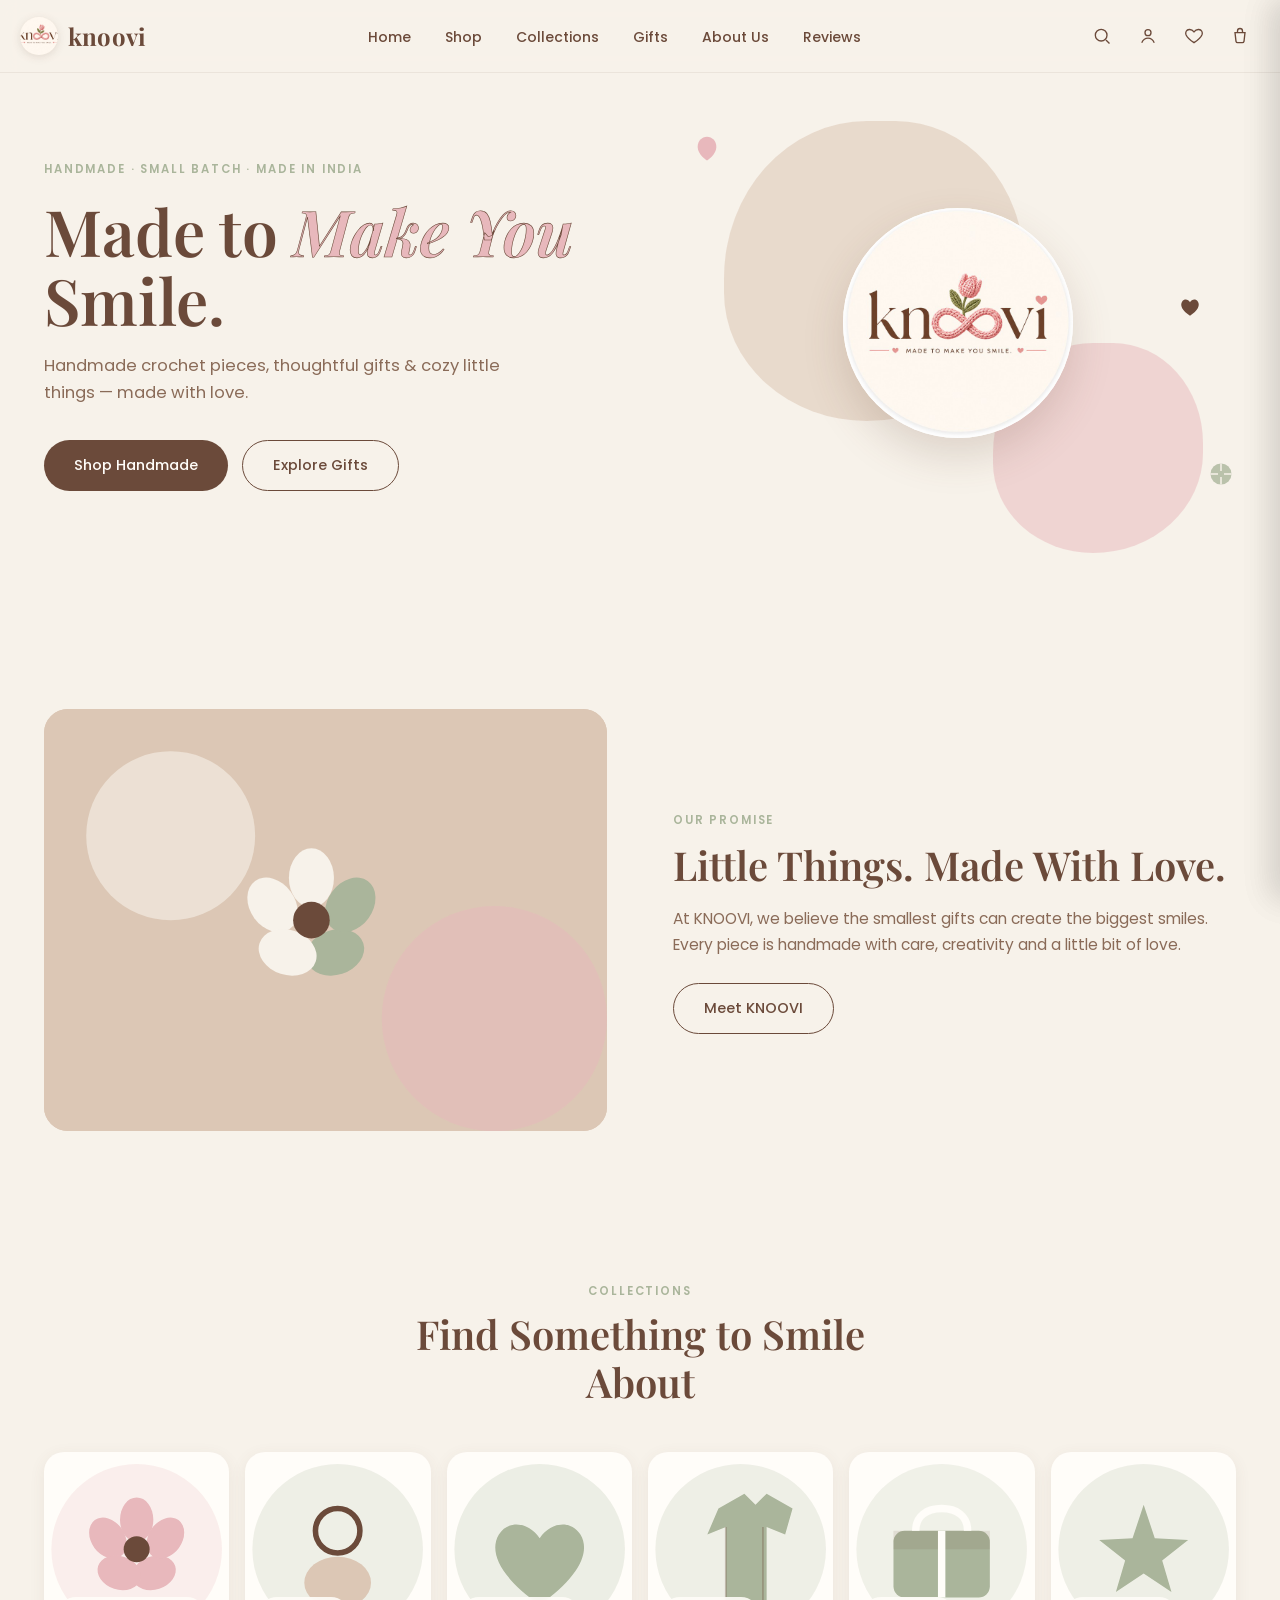
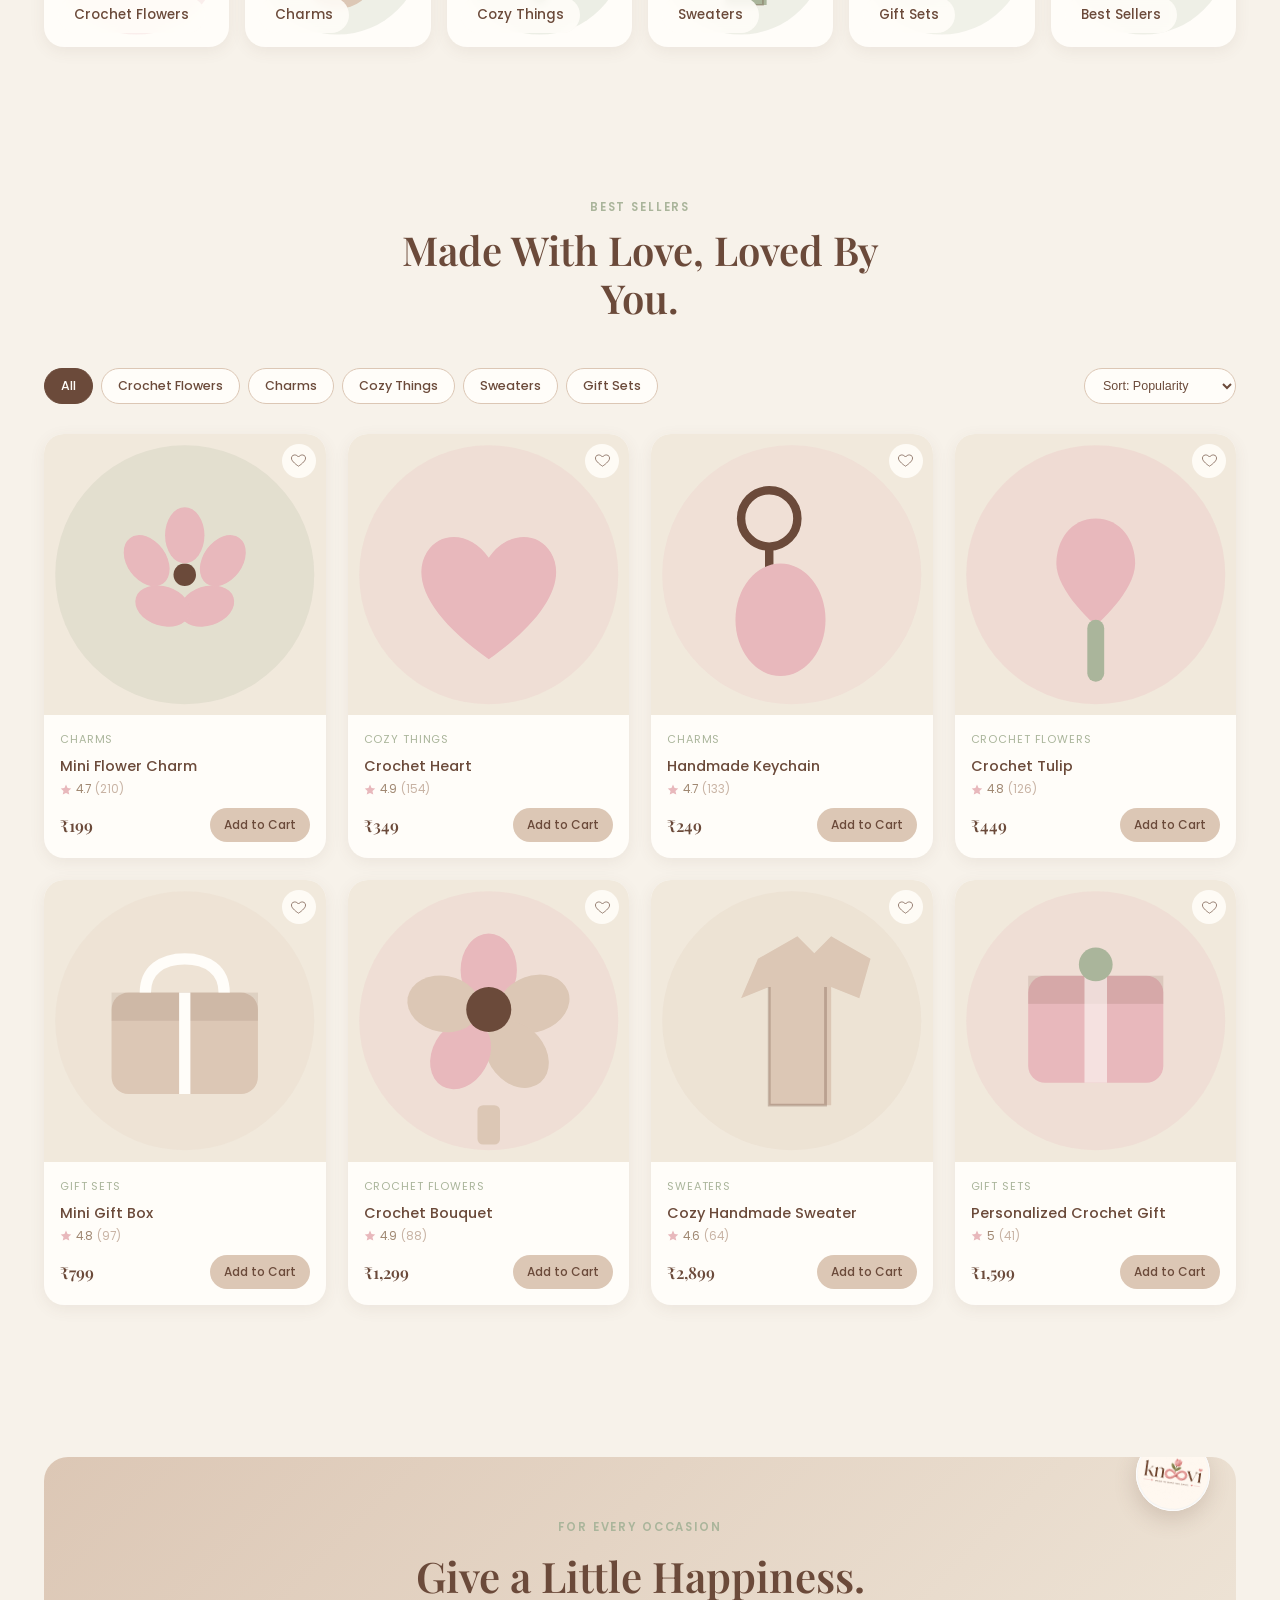
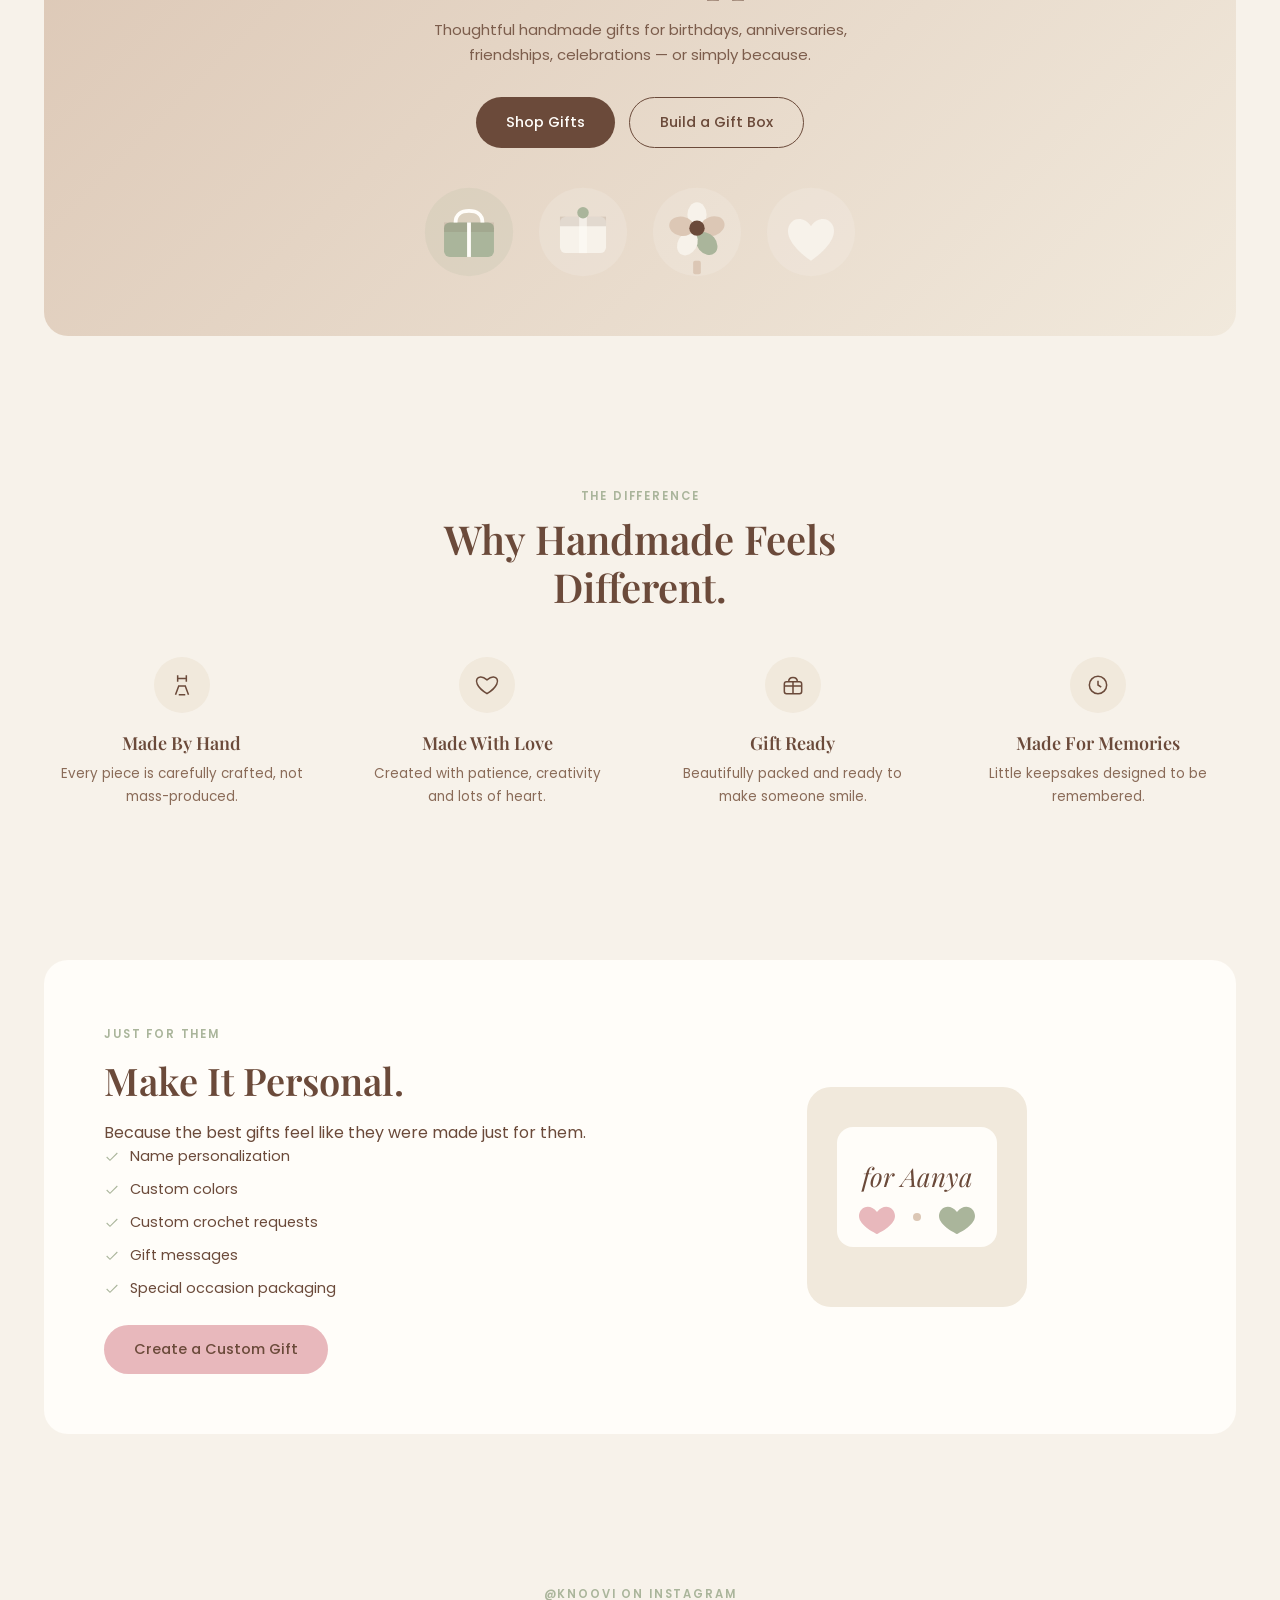
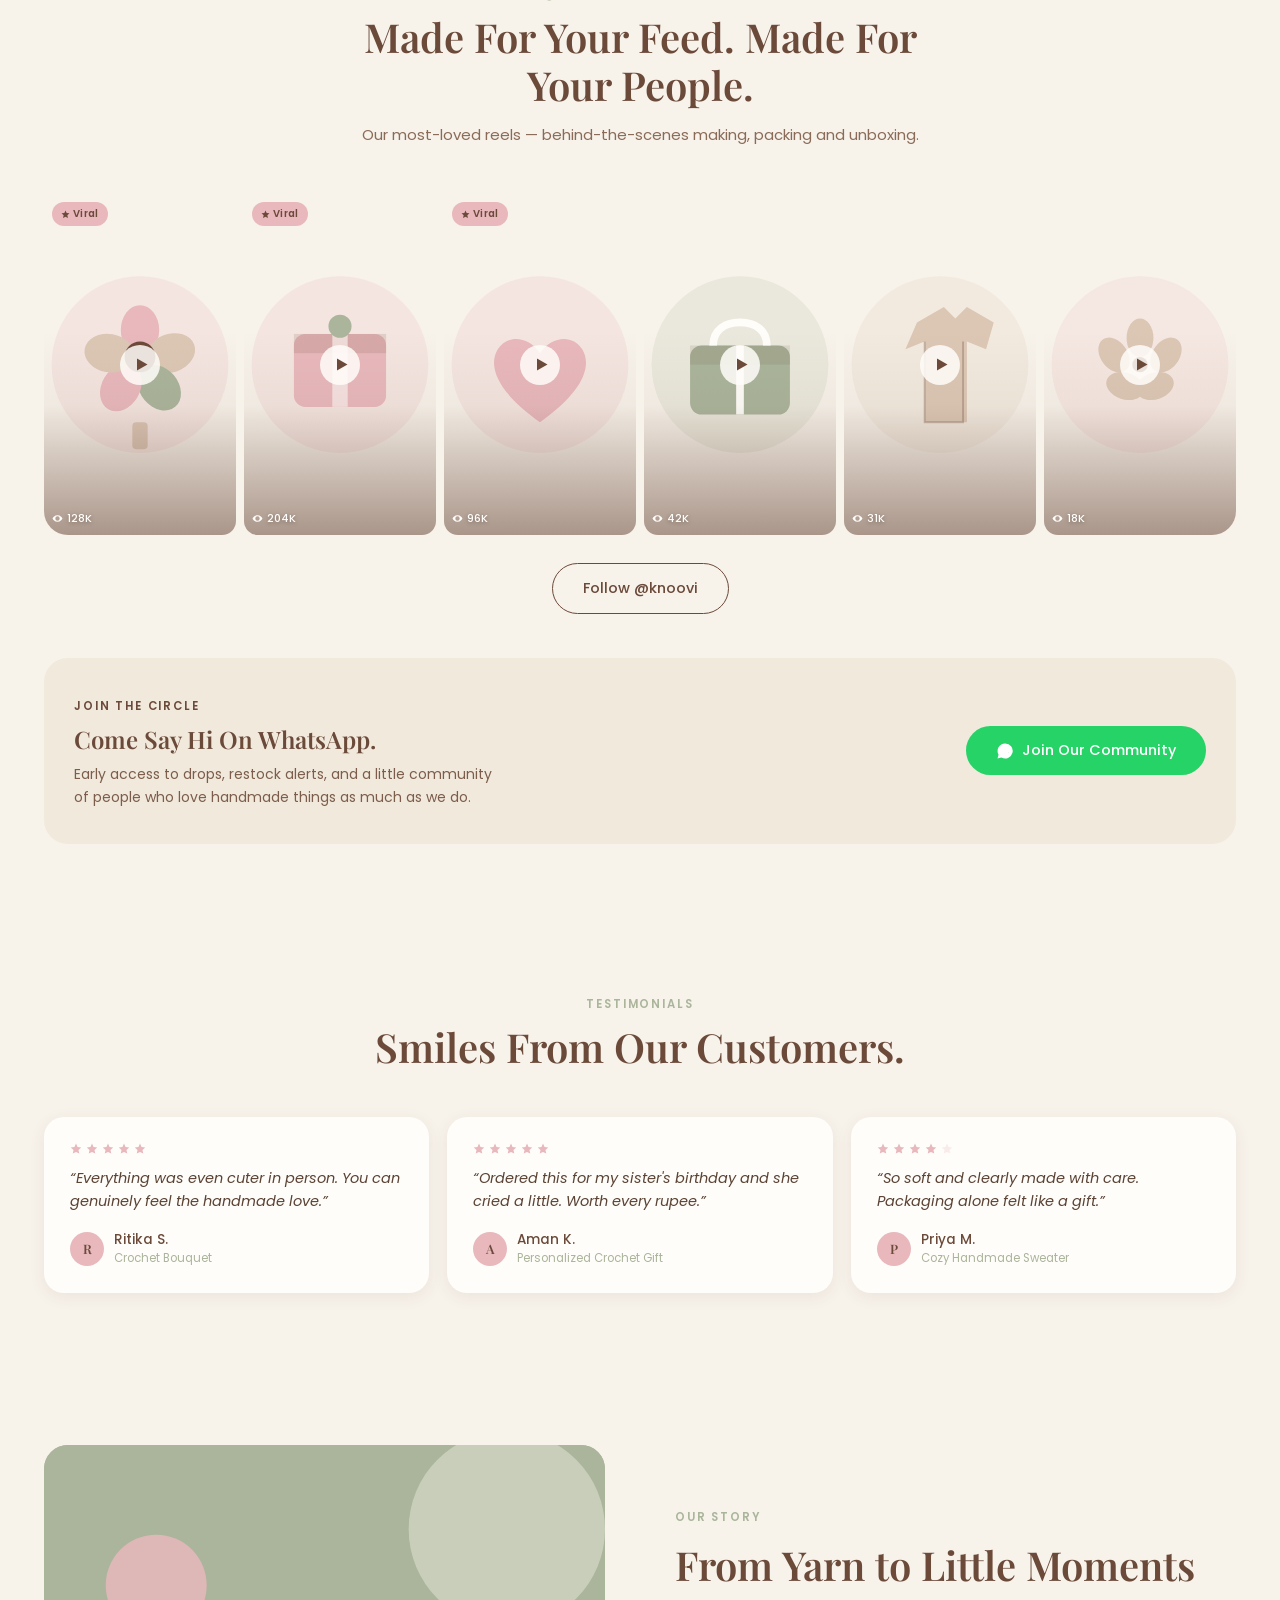
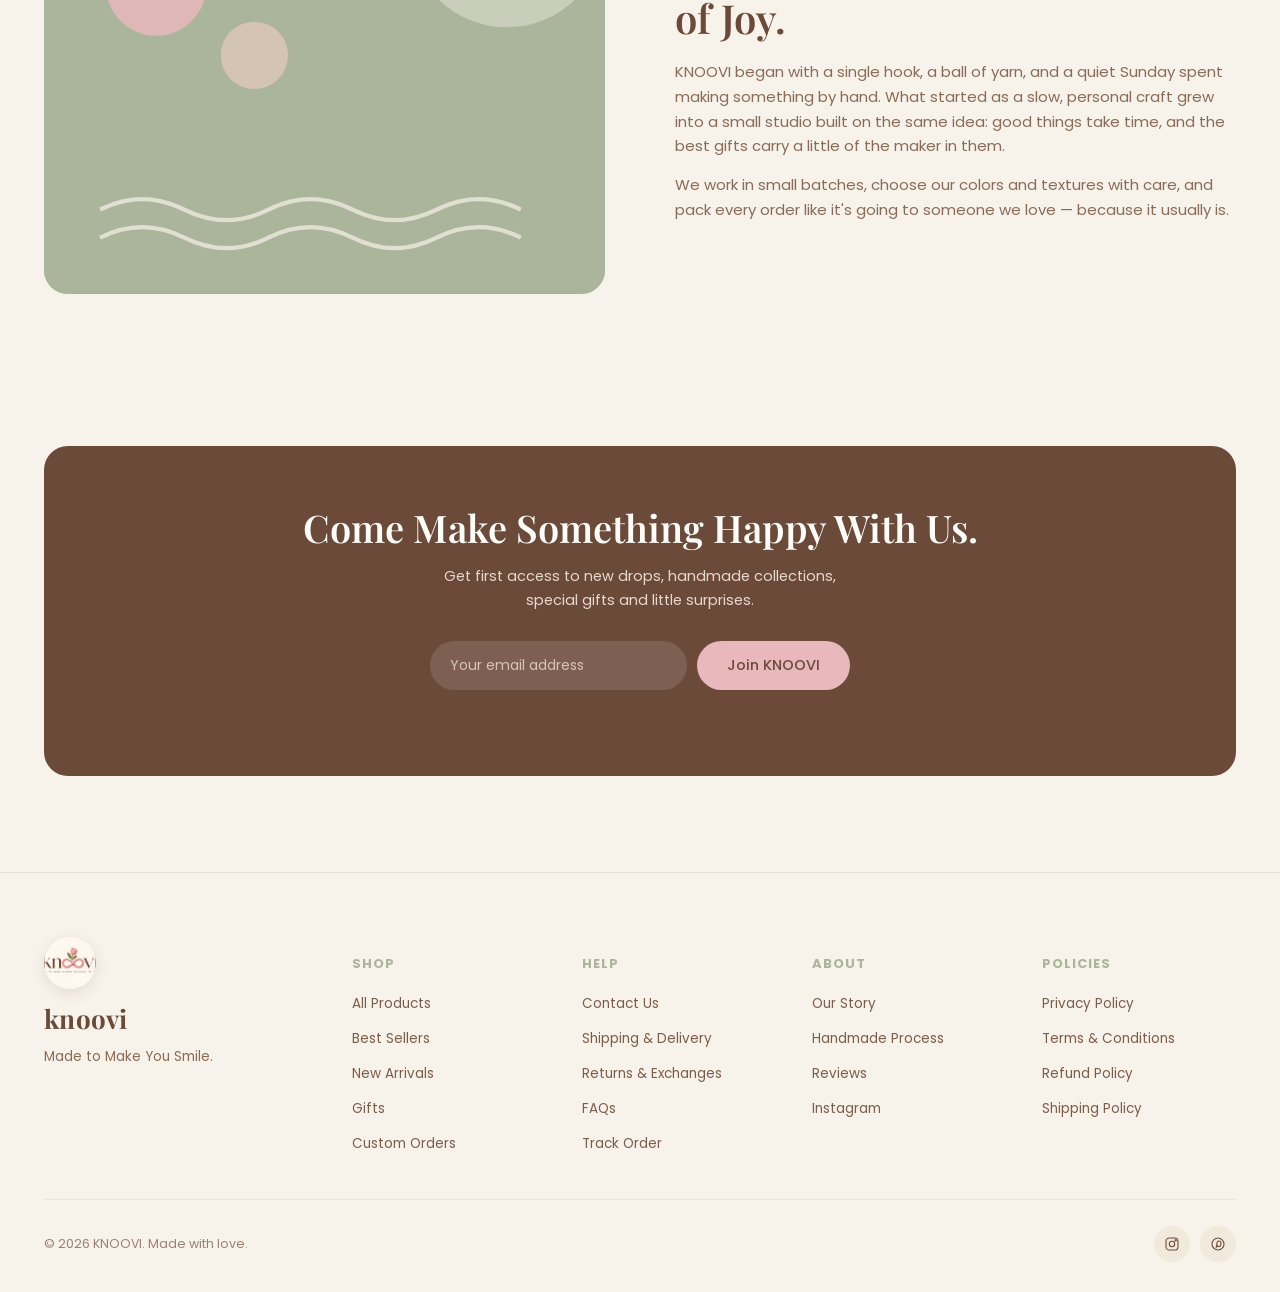
<file: index.html>
<!DOCTYPE html>
<html lang="en">
<head>
<meta charset="UTF-8">
<meta name="viewport" content="width=device-width, initial-scale=1.0">
<title>KNOOVI — Made to Make You Smile.</title>
<link rel="preconnect" href="https://fonts.googleapis.com">
<link href="https://fonts.googleapis.com/css2?family=Playfair+Display:ital,wght@0,500;0,600;0,700;1,500;1,600&family=Poppins:wght@300;400;500;600&display=swap" rel="stylesheet">
<style>
:root{
  --blush:#E8B8BC;
  --sage:#AAB59B;
  --cream:#F7F2EA;
  --cocoa:#6B4A3A;
  --beige:#DCC7B5;
  --cream-deep:#F1E9DC;
  --white-soft:#FFFDF9;
  --shadow:0 10px 30px rgba(107,74,58,0.10);
  --shadow-soft:0 4px 16px rgba(107,74,58,0.08);
  --radius:20px;
  --radius-sm:14px;
  --radius-lg:24px;
  --ease:cubic-bezier(.22,.61,.36,1);
}
*{box-sizing:border-box;}
html{scroll-behavior:smooth;}
body{
  margin:0;
  background:var(--cream);
  color:var(--cocoa);
  font-family:'Poppins',sans-serif;
  font-weight:400;
  -webkit-font-smoothing:antialiased;
  overflow-x:hidden;
}
h1,h2,h3,.font-display{
  font-family:'Playfair Display',serif;
  color:var(--cocoa);
  margin:0;
  font-weight:600;
}
p{margin:0;line-height:1.65;}
a{color:inherit;text-decoration:none;}
button{font-family:'Poppins',sans-serif;cursor:pointer;border:none;background:none;color:inherit;}
img,svg{display:block;max-width:100%;}
:focus-visible{outline:2px solid var(--cocoa);outline-offset:3px;}
@media (prefers-reduced-motion:reduce){*{animation-duration:0.01ms !important;transition-duration:0.01ms !important;}}

.wrap{max-width:1240px;margin:0 auto;padding:0 24px;}
.eyebrow{
  font-family:'Poppins',sans-serif;
  letter-spacing:.16em;
  text-transform:uppercase;
  font-size:11.5px;
  font-weight:600;
  color:var(--sage);
}
.btn{
  display:inline-flex;align-items:center;justify-content:center;gap:8px;
  padding:14px 30px;border-radius:100px;font-size:14.5px;font-weight:500;
  transition:transform .35s var(--ease), box-shadow .35s var(--ease), background .3s, color .3s;
  white-space:nowrap;
}
.btn-primary{background:var(--cocoa);color:var(--white-soft);}
.btn-primary:hover{transform:translateY(-2px);box-shadow:0 12px 24px rgba(107,74,58,0.25);}
.btn-outline{background:transparent;color:var(--cocoa);border:1.4px solid var(--cocoa);}
.btn-outline:hover{background:var(--cocoa);color:var(--white-soft);transform:translateY(-2px);}
.btn-blush{background:var(--blush);color:var(--cocoa);}
.btn-blush:hover{transform:translateY(-2px);box-shadow:0 12px 24px rgba(232,184,188,0.5);}
.btn-sm{padding:9px 18px;font-size:12.5px;}
.btn-full{width:100%;}

/* ---------- reveal on scroll ---------- */
.reveal{opacity:0;transform:translateY(22px);transition:opacity .8s var(--ease), transform .8s var(--ease);}
.reveal.in{opacity:1;transform:translateY(0);}

/* ---------- header ---------- */
header{
  position:sticky;top:0;z-index:60;
  background:rgba(247,242,234,0.88);
  backdrop-filter:blur(10px);
  border-bottom:1px solid rgba(107,74,58,0.08);
}
.nav-row{display:flex;align-items:center;justify-content:space-between;padding:16px 0;gap:20px;}
.logo{display:flex;align-items:center;gap:10px;}
.logo-mark{width:38px;height:38px;flex-shrink:0;border-radius:50%;overflow:hidden;background:var(--cream-deep);box-shadow:0 2px 8px rgba(107,74,58,0.15);}
.logo-mark img{width:100%;height:100%;object-fit:cover;display:block;transform:scale(1.42);}
.logo-word{font-family:'Playfair Display',serif;font-style:normal;font-weight:700;font-size:24px;letter-spacing:.01em;color:var(--cocoa);}
.logo-sub{display:none;}
.hero-logo-stamp{width:230px;height:230px;border-radius:50%;overflow:hidden;position:relative;z-index:2;box-shadow:0 18px 40px rgba(107,74,58,0.18);background:var(--white-soft);}
.hero-logo-stamp img{width:100%;height:100%;object-fit:cover;display:block;}
.foot-logo{width:52px;height:52px;border-radius:50%;overflow:hidden;margin-bottom:12px;box-shadow:0 4px 14px rgba(107,74,58,0.12);}
.foot-logo img{width:100%;height:100%;object-fit:cover;display:block;transform:scale(1.4);}
.gift-sticker{position:absolute;width:74px;height:74px;border-radius:50%;overflow:hidden;box-shadow:0 8px 22px rgba(107,74,58,0.2);top:-20px;right:26px;background:var(--white-soft);transform:rotate(8deg);}
.gift-sticker img{width:100%;height:100%;object-fit:cover;display:block;}
nav.primary-nav{display:none;}
nav.primary-nav ul{list-style:none;display:flex;gap:34px;margin:0;padding:0;}
nav.primary-nav a{font-size:14px;font-weight:500;position:relative;padding:4px 0;}
nav.primary-nav a::after{content:'';position:absolute;left:0;bottom:-2px;width:0;height:1.5px;background:var(--cocoa);transition:width .3s var(--ease);}
nav.primary-nav a:hover::after{width:100%;}
.icon-row{display:flex;align-items:center;gap:6px;}
.icon-btn{position:relative;width:40px;height:40px;display:flex;align-items:center;justify-content:center;border-radius:50%;transition:background .25s;}
.icon-btn:hover{background:var(--beige);}
.icon-btn svg{width:20px;height:20px;stroke:var(--cocoa);}
.badge{position:absolute;top:2px;right:2px;background:var(--blush);color:var(--cocoa);font-size:10px;font-weight:600;min-width:16px;height:16px;border-radius:50%;display:flex;align-items:center;justify-content:center;padding:0 3px;}
.hamburger{display:flex;}
@media(min-width:900px){
  nav.primary-nav{display:block;}
  .hamburger{display:none;}
}

/* mobile menu */
.mobile-menu{position:fixed;inset:0;background:var(--cream);z-index:100;display:flex;flex-direction:column;padding:22px 24px;transform:translateX(100%);transition:transform .45s var(--ease);}
.mobile-menu.open{transform:translateX(0);}
.mobile-menu-top{display:flex;justify-content:space-between;align-items:center;margin-bottom:40px;}
.mobile-menu ul{list-style:none;padding:0;margin:0;display:flex;flex-direction:column;gap:26px;}
.mobile-menu a{font-family:'Playfair Display',serif;font-size:26px;font-weight:600;}
.close-x{width:36px;height:36px;display:flex;align-items:center;justify-content:center;border-radius:50%;}
.close-x:hover{background:var(--beige);}

/* ---------- hero ---------- */
.hero{position:relative;padding:64px 0 80px;overflow:hidden;}
.hero-grid{display:grid;grid-template-columns:1fr;gap:44px;align-items:center;}
.hero-copy{text-align:center;position:relative;z-index:3;}
.hero-copy h1{font-size:clamp(38px,7vw,64px);line-height:1.08;margin:16px 0 18px;}
.hero-copy h1 em{font-style:italic;color:var(--blush);-webkit-text-stroke:0.6px var(--cocoa);}
.hero-copy p.sub{font-size:16.5px;max-width:480px;margin:0 auto 30px;color:#8a6b58;}
.hero-ctas{display:flex;gap:14px;justify-content:center;flex-wrap:wrap;}
.hero-art{position:relative;height:340px;display:flex;align-items:center;justify-content:center;}
.blob{position:absolute;border-radius:50% 45% 55% 50%/55% 50% 50% 45%;}
.hero-blob-1{width:300px;height:300px;background:var(--beige);opacity:.55;top:6%;left:8%;animation:float1 9s ease-in-out infinite;}
.hero-blob-2{width:210px;height:210px;background:var(--blush);opacity:.5;bottom:0;right:6%;animation:float2 11s ease-in-out infinite;}
@keyframes float1{0%,100%{transform:translateY(0) rotate(0)}50%{transform:translateY(-14px) rotate(4deg)}}
@keyframes float2{0%,100%{transform:translateY(0) rotate(0)}50%{transform:translateY(12px) rotate(-5deg)}}
.floaty{position:absolute;animation:drift 6.5s ease-in-out infinite;}
.floaty.d2{animation-delay:1.4s;}
.floaty.d3{animation-delay:2.8s;}
@keyframes drift{0%,100%{transform:translateY(0) rotate(0deg)}50%{transform:translateY(-10px) rotate(6deg)}}
@media(min-width:900px){
  .hero-grid{grid-template-columns:1.05fr .95fr;gap:20px;}
  .hero-copy{text-align:left;}
  .hero-copy p.sub{margin:0 0 34px;}
  .hero-ctas{justify-content:flex-start;}
  .hero-art{height:460px;}
}

/* ---------- section shells ---------- */
section{padding:76px 0;}
.section-head{text-align:center;max-width:560px;margin:0 auto 46px;}
.section-head .eyebrow{display:block;margin-bottom:10px;}
.section-head h2{font-size:clamp(28px,4vw,40px);line-height:1.2;}
.section-head p{margin-top:14px;color:#8a6b58;font-size:15px;}

/* ---------- intro split ---------- */
.split{display:grid;grid-template-columns:1fr;gap:40px;align-items:center;}
.split-media{aspect-ratio:4/3;border-radius:var(--radius-lg);overflow:hidden;position:relative;}
.split h2{font-size:clamp(28px,4.2vw,40px);margin-bottom:18px;line-height:1.18;}
.split p{color:#8a6b58;font-size:15.5px;margin-bottom:26px;}
@media(min-width:860px){.split{grid-template-columns:1fr 1fr;gap:66px;}}

/* ---------- category grid ---------- */
.cat-grid{display:grid;grid-template-columns:repeat(2,1fr);gap:16px;}
.cat-card{position:relative;border-radius:var(--radius);overflow:hidden;aspect-ratio:1/1.05;cursor:pointer;box-shadow:var(--shadow-soft);transition:transform .45s var(--ease), box-shadow .45s var(--ease);background:var(--white-soft);}
.cat-card:hover{transform:translateY(-5px);box-shadow:var(--shadow);}
.cat-card .art{position:absolute;inset:0;transition:transform .6s var(--ease);}
.cat-card:hover .art{transform:scale(1.035);}
.cat-card .label{position:absolute;left:14px;bottom:14px;background:rgba(255,253,249,0.88);backdrop-filter:blur(4px);padding:8px 16px;border-radius:100px;font-size:13.5px;font-weight:500;}
@media(min-width:720px){.cat-grid{grid-template-columns:repeat(3,1fr);}}
@media(min-width:1080px){.cat-grid{grid-template-columns:repeat(6,1fr);}}

/* ---------- shop toolbar ---------- */
.shop-toolbar{display:flex;flex-wrap:wrap;gap:12px;align-items:center;justify-content:space-between;margin-bottom:30px;}
.chip-row{display:flex;gap:8px;flex-wrap:wrap;}
.chip{padding:8px 16px;border-radius:100px;font-size:12.5px;font-weight:500;background:var(--white-soft);border:1px solid var(--beige);transition:all .25s;}
.chip.active,.chip:hover{background:var(--cocoa);color:var(--white-soft);border-color:var(--cocoa);}
.sort-select{padding:9px 14px;border-radius:100px;border:1px solid var(--beige);background:var(--white-soft);font-size:12.5px;color:var(--cocoa);}

/* ---------- product grid ---------- */
.product-grid{display:grid;grid-template-columns:repeat(2,1fr);gap:16px;}
@media(min-width:720px){.product-grid{grid-template-columns:repeat(3,1fr);gap:22px;}}
@media(min-width:1080px){.product-grid{grid-template-columns:repeat(4,1fr);}}
.product-card{background:var(--white-soft);border-radius:var(--radius);overflow:hidden;box-shadow:var(--shadow-soft);transition:transform .4s var(--ease), box-shadow .4s var(--ease);}
.product-card:hover{transform:translateY(-4px);box-shadow:var(--shadow);}
.product-media{position:relative;aspect-ratio:1/1;overflow:hidden;cursor:pointer;background:var(--cream-deep);}
.product-media .art{position:absolute;inset:0;transition:transform .6s var(--ease);}
.product-card:hover .product-media .art{transform:scale(1.05);}
.wish-toggle{position:absolute;top:10px;right:10px;width:34px;height:34px;border-radius:50%;background:rgba(255,253,249,0.9);display:flex;align-items:center;justify-content:center;z-index:2;transition:transform .25s;}
.wish-toggle:hover{transform:scale(1.1);}
.wish-toggle svg{width:17px;height:17px;stroke:var(--cocoa);fill:none;transition:fill .25s, stroke .25s;}
.wish-toggle.active svg{fill:var(--blush);stroke:var(--blush);}
.product-info{padding:16px;}
.product-info .p-name{font-size:14.5px;font-weight:500;margin-bottom:4px;cursor:pointer;}
.product-info .p-cat{font-size:11px;color:var(--sage);text-transform:uppercase;letter-spacing:.08em;margin-bottom:8px;}
.stars{display:flex;align-items:center;gap:4px;font-size:11.5px;color:#a08872;margin-bottom:10px;}
.stars svg{width:12px;height:12px;fill:var(--blush);}
.price-row{display:flex;align-items:center;justify-content:space-between;gap:8px;}
.price{font-family:'Playfair Display',serif;font-weight:600;font-size:16.5px;}
.add-cart-btn{font-size:12px;padding:8px 14px;border-radius:100px;background:var(--beige);color:var(--cocoa);font-weight:500;transition:background .25s, transform .25s;}
.add-cart-btn:hover{background:var(--cocoa);color:var(--white-soft);}

/* ---------- gifts ---------- */
.gift-section{position:relative;border-radius:var(--radius-lg);overflow:hidden;background:linear-gradient(135deg,var(--beige) 0%,var(--cream-deep) 100%);padding:56px 26px;text-align:center;}
.gift-section h2{font-size:clamp(28px,4.4vw,42px);margin-bottom:14px;}
.gift-section p{max-width:460px;margin:0 auto 30px;color:#7c5d4c;font-size:15px;}
.gift-ctas{display:flex;gap:14px;justify-content:center;flex-wrap:wrap;margin-bottom:36px;}
.gift-pack-row{display:flex;justify-content:center;gap:18px;flex-wrap:wrap;}
.pack{width:96px;height:96px;}

/* ---------- why ---------- */
.why-grid{display:grid;grid-template-columns:1fr;gap:30px;}
.why-item{text-align:center;padding:0 10px;}
.why-icon{width:56px;height:56px;margin:0 auto 18px;border-radius:50%;background:var(--cream-deep);display:flex;align-items:center;justify-content:center;}
.why-icon svg{width:26px;height:26px;stroke:var(--cocoa);fill:none;stroke-width:1.4;}
.why-item h3{font-size:18px;margin-bottom:8px;}
.why-item p{font-size:13.5px;color:#8a6b58;}
@media(min-width:760px){.why-grid{grid-template-columns:repeat(4,1fr);}}

/* ---------- personalize ---------- */
.personalize{background:var(--white-soft);border-radius:var(--radius-lg);padding:48px 26px;display:grid;grid-template-columns:1fr;gap:36px;align-items:center;}
.personalize h2{font-size:clamp(26px,4vw,38px);margin-bottom:14px;}
.personalize > p{color:#8a6b58;font-size:15px;margin-bottom:22px;}
.feature-list{list-style:none;padding:0;margin:0 0 26px;display:flex;flex-direction:column;gap:12px;}
.feature-list li{display:flex;align-items:center;gap:10px;font-size:14.5px;}
.feature-list svg{width:16px;height:16px;stroke:var(--sage);flex-shrink:0;}
.p-visual{display:flex;align-items:center;justify-content:center;}
@media(min-width:860px){.personalize{grid-template-columns:1fr 1fr;padding:60px;}}

/* ---------- instagram / reels ---------- */
.insta-grid{display:grid;grid-template-columns:repeat(3,1fr);gap:8px;border-radius:var(--radius-lg);overflow:hidden;}
.insta-tile{aspect-ratio:9/16;position:relative;overflow:hidden;cursor:pointer;display:block;border-radius:var(--radius-sm);}
.insta-tile .art{position:absolute;inset:0;transition:transform .5s var(--ease);}
.insta-tile:hover .art{transform:scale(1.08);}
.insta-tile::after{content:'';position:absolute;inset:0;background:linear-gradient(to top, rgba(107,74,58,0.55) 0%, rgba(107,74,58,0.05) 38%, rgba(107,74,58,0) 60%);transition:opacity .3s;}
.insta-tile:hover::after{opacity:0.85;}
.reel-play{position:absolute;top:50%;left:50%;transform:translate(-50%,-50%);width:40px;height:40px;border-radius:50%;background:rgba(255,253,249,0.85);display:flex;align-items:center;justify-content:center;z-index:2;transition:transform .3s;}
.insta-tile:hover .reel-play{transform:translate(-50%,-50%) scale(1.1);}
.reel-play svg{width:15px;height:15px;fill:var(--cocoa);margin-left:2px;}
.viral-badge{position:absolute;top:8px;left:8px;background:var(--blush);color:var(--cocoa);font-size:10px;font-weight:600;letter-spacing:.03em;padding:4px 9px;border-radius:100px;z-index:2;display:flex;align-items:center;gap:3px;}
.viral-badge svg{width:9px;height:9px;fill:var(--cocoa);}
.reel-views{position:absolute;bottom:8px;left:8px;color:var(--white-soft);font-size:11px;font-weight:500;z-index:2;display:flex;align-items:center;gap:4px;text-shadow:0 1px 4px rgba(0,0,0,0.3);}
.reel-views svg{width:11px;height:11px;fill:var(--white-soft);}
.insta-cta{text-align:center;margin-top:28px;}
.community-banner{margin-top:44px;background:var(--cream-deep);border-radius:var(--radius-lg);padding:34px 30px;display:flex;flex-direction:column;gap:20px;align-items:flex-start;}
.community-banner h3{font-family:'Playfair Display',serif;font-size:24px;margin:6px 0 8px;color:var(--cocoa);}
.community-banner p{font-size:14px;color:#7c5d4c;max-width:420px;}
.community-btn{background:#25D366;color:#fff;flex-shrink:0;}
.community-btn:hover{background:#1fb958;transform:translateY(-2px);box-shadow:0 12px 24px rgba(37,211,102,0.35);}
@media(min-width:760px){.community-banner{flex-direction:row;align-items:center;justify-content:space-between;}}
@media(min-width:900px){.insta-grid{grid-template-columns:repeat(6,1fr);}}

/* ---------- reviews ---------- */
.review-grid{display:grid;grid-template-columns:1fr;gap:18px;}
.review-card{background:var(--white-soft);border-radius:var(--radius);padding:26px;box-shadow:var(--shadow-soft);}
.review-card .stars{margin-bottom:12px;}
.review-card p.quote{font-size:14.5px;color:#5b4335;margin-bottom:16px;font-style:italic;}
.reviewer{display:flex;align-items:center;gap:10px;}
.avatar{width:34px;height:34px;border-radius:50%;background:var(--blush);display:flex;align-items:center;justify-content:center;font-family:'Playfair Display',serif;font-weight:600;font-size:13px;color:var(--cocoa);}
.reviewer .rname{font-size:13.5px;font-weight:500;}
.reviewer .rproduct{font-size:11.5px;color:var(--sage);}
@media(min-width:760px){.review-grid{grid-template-columns:repeat(3,1fr);}}

/* ---------- story ---------- */
.story{display:grid;grid-template-columns:1fr;gap:36px;align-items:center;}
.story-media{aspect-ratio:5/4;border-radius:var(--radius-lg);overflow:hidden;position:relative;}
.story h2{font-size:clamp(26px,4.2vw,40px);margin-bottom:16px;}
.story p{color:#8a6b58;font-size:15px;margin-bottom:14px;}
@media(min-width:900px){.story{grid-template-columns:1fr 1fr;gap:70px;}}

/* ---------- newsletter ---------- */
.newsletter{background:var(--cocoa);border-radius:var(--radius-lg);padding:56px 26px;text-align:center;color:var(--white-soft);}
.newsletter h2{color:var(--white-soft);font-size:clamp(26px,4vw,38px);margin-bottom:12px;}
.newsletter p{color:#e8d9cd;max-width:420px;margin:0 auto 28px;font-size:14.5px;}
.news-form{display:flex;gap:10px;max-width:420px;margin:0 auto;flex-wrap:wrap;justify-content:center;}
.news-form input{flex:1;min-width:200px;padding:14px 20px;border-radius:100px;border:none;background:rgba(255,253,249,0.12);color:var(--white-soft);font-family:'Poppins',sans-serif;font-size:14px;}
.news-form input::placeholder{color:#d9c4b6;}
.news-form input:focus{outline:1.5px solid var(--blush);background:rgba(255,253,249,0.18);}
.news-msg{margin-top:14px;font-size:13px;color:var(--blush);min-height:16px;}

/* ---------- footer ---------- */
footer{padding:64px 0 30px;border-top:1px solid rgba(107,74,58,0.1);margin-top:20px;}
.foot-grid{display:grid;grid-template-columns:1fr;gap:36px;margin-bottom:44px;}
.foot-brand .logo-word{font-size:26px;}
.foot-brand p{color:#8a6b58;font-size:13.5px;margin-top:10px;}
.foot-col h4{font-size:13px;text-transform:uppercase;letter-spacing:.08em;margin-bottom:16px;color:var(--sage);}
.foot-col ul{list-style:none;padding:0;margin:0;display:flex;flex-direction:column;gap:10px;}
.foot-col a{font-size:13.5px;color:#7c5d4c;transition:color .2s;}
.foot-col a:hover{color:var(--cocoa);}
.foot-bottom{display:flex;flex-direction:column;gap:16px;align-items:center;text-align:center;padding-top:26px;border-top:1px solid rgba(107,74,58,0.08);font-size:12.5px;color:#9a8171;}
.social-row{display:flex;gap:10px;}
.social-row a{width:36px;height:36px;border-radius:50%;background:var(--cream-deep);display:flex;align-items:center;justify-content:center;}
.social-row svg{width:16px;height:16px;stroke:var(--cocoa);}
@media(min-width:720px){.foot-grid{grid-template-columns:1.4fr repeat(4,1fr);}
.foot-bottom{flex-direction:row;justify-content:space-between;}}

/* ---------- overlays: drawers / modal / search ---------- */
.overlay-bg{position:fixed;inset:0;background:rgba(107,74,58,0.32);backdrop-filter:blur(2px);z-index:150;opacity:0;pointer-events:none;transition:opacity .35s var(--ease);}
.overlay-bg.open{opacity:1;pointer-events:auto;}
.drawer{position:fixed;top:0;right:0;height:100%;width:min(420px,92vw);background:var(--cream);z-index:200;transform:translateX(100%);transition:transform .45s var(--ease);display:flex;flex-direction:column;box-shadow:-10px 0 30px rgba(0,0,0,0.08);}
.drawer.open{transform:translateX(0);}
.drawer-head{display:flex;align-items:center;justify-content:space-between;padding:22px 24px;border-bottom:1px solid rgba(107,74,58,0.1);}
.drawer-head h3{font-size:19px;}
.drawer-body{flex:1;overflow-y:auto;padding:20px 24px;}
.drawer-foot{padding:20px 24px;border-top:1px solid rgba(107,74,58,0.1);}
.cart-line{display:flex;gap:14px;padding:14px 0;border-bottom:1px solid rgba(107,74,58,0.08);}
.cart-line .thumb{width:64px;height:64px;border-radius:var(--radius-sm);flex-shrink:0;overflow:hidden;background:var(--cream-deep);}
.cart-line .cl-info{flex:1;}
.cart-line .cl-name{font-size:13.5px;font-weight:500;margin-bottom:2px;}
.cart-line .cl-meta{font-size:11.5px;color:#a08872;margin-bottom:8px;}
.qty-stepper{display:inline-flex;align-items:center;gap:10px;background:var(--white-soft);border-radius:100px;padding:4px 10px;}
.qty-stepper button{width:18px;font-size:15px;}
.cl-remove{font-size:11px;color:#a08872;text-decoration:underline;margin-left:10px;}
.cl-price{font-family:'Playfair Display',serif;font-weight:600;font-size:14px;white-space:nowrap;}
.empty-state{text-align:center;padding:60px 10px;color:#a08872;}
.empty-state svg{width:44px;height:44px;stroke:var(--beige);margin:0 auto 14px;}
.coupon-row{display:flex;gap:8px;margin-bottom:16px;}
.coupon-row input{flex:1;padding:10px 14px;border-radius:100px;border:1px solid var(--beige);font-size:13px;background:var(--white-soft);}
.sum-row{display:flex;justify-content:space-between;font-size:13.5px;margin-bottom:8px;color:#7c5d4c;}
.sum-row.total{font-size:16px;font-weight:600;color:var(--cocoa);margin-top:10px;padding-top:10px;border-top:1px dashed var(--beige);}

.modal-close{width:36px;height:36px;border-radius:50%;display:flex;align-items:center;justify-content:center;flex-shrink:0;}
.modal-close:hover{background:var(--beige);}

/* quick view modal */
.qv-modal{position:fixed;inset:0;margin:auto;z-index:200;background:var(--cream);width:min(940px,94vw);max-height:90vh;overflow-y:auto;border-radius:var(--radius-lg);opacity:0;pointer-events:none;transform:translateY(20px) scale(.98);transition:all .4s var(--ease);}
.qv-modal.open{opacity:1;pointer-events:auto;transform:translateY(0) scale(1);}
.qv-grid{display:grid;grid-template-columns:1fr;}
.qv-media{aspect-ratio:1/1;background:var(--cream-deep);position:relative;border-radius:var(--radius-lg) var(--radius-lg) 0 0;overflow:hidden;}
.qv-body{padding:26px 26px 34px;}
.qv-head{display:flex;justify-content:space-between;align-items:flex-start;gap:10px;margin-bottom:6px;}
.qv-cat{font-size:11px;text-transform:uppercase;letter-spacing:.08em;color:var(--sage);margin-bottom:6px;}
.qv-name{font-size:26px;margin-bottom:8px;}
.qv-price{font-size:20px;font-weight:600;font-family:'Playfair Display',serif;margin-bottom:16px;}
.qv-desc{font-size:14px;color:#7c5d4c;margin-bottom:20px;}
.qv-block{margin-bottom:20px;}
.qv-block label{display:block;font-size:12px;font-weight:600;text-transform:uppercase;letter-spacing:.06em;color:var(--cocoa);margin-bottom:10px;}
.swatch-row{display:flex;gap:10px;flex-wrap:wrap;}
.swatch{width:32px;height:32px;border-radius:50%;border:2px solid transparent;cursor:pointer;position:relative;}
.swatch.selected{border-color:var(--cocoa);}
.size-row{display:flex;gap:8px;flex-wrap:wrap;}
.size-chip{padding:8px 16px;border-radius:100px;border:1px solid var(--beige);font-size:12.5px;background:var(--white-soft);}
.size-chip.selected{background:var(--cocoa);color:var(--white-soft);border-color:var(--cocoa);}
.qv-input{width:100%;padding:12px 16px;border-radius:100px;border:1px solid var(--beige);background:var(--white-soft);font-family:'Poppins',sans-serif;font-size:13.5px;}
.qv-actions{display:flex;gap:10px;margin:22px 0 8px;flex-wrap:wrap;}
.trust-row{display:flex;flex-direction:column;gap:8px;margin-top:20px;padding-top:20px;border-top:1px dashed var(--beige);}
.trust-item{display:flex;align-items:center;gap:8px;font-size:12.5px;color:#8a6b58;}
.trust-item svg{width:15px;height:15px;stroke:var(--sage);flex-shrink:0;}
.you-may{margin-top:30px;padding-top:26px;border-top:1px solid rgba(107,74,58,0.08);}
.you-may h4{font-size:15px;margin-bottom:14px;}
.you-may-row{display:flex;gap:14px;overflow-x:auto;padding-bottom:6px;}
.ym-card{min-width:130px;cursor:pointer;}
.ym-card .art{aspect-ratio:1/1;border-radius:var(--radius-sm);overflow:hidden;background:var(--cream-deep);margin-bottom:8px;}
.ym-card .ym-name{font-size:12px;font-weight:500;}
.ym-card .ym-price{font-size:12px;color:#a08872;}
@media(min-width:760px){.qv-grid{grid-template-columns:1fr 1fr;}
.qv-media{border-radius:var(--radius-lg) 0 0 var(--radius-lg);height:100%;}}

/* search overlay */
.search-overlay{position:fixed;inset:0;background:var(--cream);z-index:200;transform:translateY(-100%);transition:transform .4s var(--ease);padding:26px 24px;overflow-y:auto;}
.search-overlay.open{transform:translateY(0);}
.search-input-row{display:flex;align-items:center;gap:14px;max-width:700px;margin:20px auto 0;border-bottom:1.5px solid var(--cocoa);padding-bottom:14px;}
.search-input-row input{flex:1;border:none;background:none;font-family:'Playfair Display',serif;font-size:24px;color:var(--cocoa);}
.search-input-row input::placeholder{color:#c8b3a4;}
.search-input-row svg{width:22px;height:22px;stroke:var(--cocoa);flex-shrink:0;}
.search-results{max-width:700px;margin:30px auto 0;display:flex;flex-direction:column;gap:4px;}
.search-result-row{display:flex;align-items:center;gap:16px;padding:12px 8px;border-radius:var(--radius-sm);cursor:pointer;transition:background .2s;}
.search-result-row:hover{background:var(--white-soft);}
.search-result-row .thumb{width:52px;height:52px;border-radius:12px;overflow:hidden;background:var(--cream-deep);flex-shrink:0;}
.sr-name{font-size:14px;font-weight:500;}
.sr-cat{font-size:11.5px;color:var(--sage);}
.sr-price{margin-left:auto;font-family:'Playfair Display',serif;font-weight:600;}

/* account modal */
.acct-tabs{display:flex;gap:8px;margin-bottom:22px;}
.acct-tab{padding:9px 18px;border-radius:100px;font-size:13px;background:var(--cream-deep);}
.acct-tab.active{background:var(--cocoa);color:var(--white-soft);}
.field{margin-bottom:14px;}
.field label{display:block;font-size:12px;font-weight:500;margin-bottom:7px;}
.field input{width:100%;padding:12px 16px;border-radius:12px;border:1px solid var(--beige);background:var(--white-soft);font-family:'Poppins',sans-serif;font-size:13.5px;}
.order-row{display:flex;justify-content:space-between;align-items:center;padding:14px 0;border-bottom:1px solid rgba(107,74,58,0.08);gap:10px;}
.order-status{font-size:11.5px;padding:5px 12px;border-radius:100px;background:var(--sage);color:var(--white-soft);}
.tracker{display:flex;align-items:center;margin:16px 0 4px;}
.tracker .tstep{flex:1;text-align:center;position:relative;}
.tracker .tdot{width:12px;height:12px;border-radius:50%;background:var(--beige);margin:0 auto 6px;position:relative;z-index:2;}
.tracker .tdot.done{background:var(--sage);}
.tracker .tstep::before{content:'';position:absolute;top:5px;left:-50%;width:100%;height:2px;background:var(--beige);z-index:1;}
.tracker .tstep:first-child::before{display:none;}
.tracker .tstep.done::before{background:var(--sage);}
.tracker .tlabel{font-size:10px;color:#a08872;}

.toast{position:fixed;bottom:26px;left:50%;transform:translateX(-50%) translateY(20px);background:var(--cocoa);color:var(--white-soft);padding:13px 24px;border-radius:100px;font-size:13px;z-index:300;opacity:0;pointer-events:none;transition:all .35s var(--ease);display:flex;align-items:center;gap:8px;}
.toast.show{opacity:1;transform:translateX(-50%) translateY(0);}
.toast svg{width:15px;height:15px;stroke:var(--blush);}

.sticky-add{position:fixed;bottom:0;left:0;right:0;background:var(--white-soft);padding:14px 20px;box-shadow:0 -8px 24px rgba(0,0,0,0.08);z-index:210;display:none;gap:10px;align-items:center;}
.sticky-add .sa-info{flex:1;}
.sticky-add .sa-name{font-size:12.5px;font-weight:500;}
.sticky-add .sa-price{font-size:14px;font-family:'Playfair Display',serif;font-weight:600;}
</style>
</head>
<body>

<!-- ============ HEADER ============ -->
<header>
  <div class="wrap nav-row">
    <div class="logo">
      <span class="logo-mark"><img id="logoImgHeader" alt="KNOOVI logo"></span>
      <span class="logo-word">knoovi</span>
    </div>
    <nav class="primary-nav">
      <ul>
        <li><a href="#hero">Home</a></li>
        <li><a href="#shop">Shop</a></li>
        <li><a href="#categories">Collections</a></li>
        <li><a href="#gifts">Gifts</a></li>
        <li><a href="#story">About Us</a></li>
        <li><a href="#reviews">Reviews</a></li>
      </ul>
    </nav>
    <div class="icon-row">
      <button class="icon-btn" aria-label="Search" onclick="openSearch()">
        <svg viewBox="0 0 24 24" fill="none" stroke-width="1.6"><circle cx="11" cy="11" r="7"/><path d="M21 21l-4.3-4.3"/></svg>
      </button>
      <button class="icon-btn" aria-label="Account" onclick="openModal('acctModal')">
        <svg viewBox="0 0 24 24" fill="none" stroke-width="1.6"><circle cx="12" cy="8" r="3.6"/><path d="M4.5 20c1.7-3.6 5-5.4 7.5-5.4S17.8 16.4 19.5 20"/></svg>
      </button>
      <button class="icon-btn" aria-label="Wishlist" onclick="openDrawer('wishDrawer')">
        <svg viewBox="0 0 24 24" fill="none" stroke-width="1.6"><path d="M12 20s-7.5-4.6-9.6-9.4C1.2 7.3 3 4.5 6.2 4.2 8.5 4 10.7 5.3 12 7c1.3-1.7 3.5-3 5.8-2.8 3.2.3 5 3.1 3.8 6.4C19.5 15.4 12 20 12 20z"/></svg>
        <span class="badge" id="wishBadge" style="display:none">0</span>
      </button>
      <button class="icon-btn" aria-label="Cart" onclick="openDrawer('cartDrawer')">
        <svg viewBox="0 0 24 24" fill="none" stroke-width="1.6"><path d="M6 8h12l-1.2 10.4a2 2 0 01-2 1.6H9.2a2 2 0 01-2-1.6L6 8z"/><path d="M9 8V6a3 3 0 016 0v2"/></svg>
        <span class="badge" id="cartBadge" style="display:none">0</span>
      </button>
      <button class="icon-btn hamburger" aria-label="Menu" onclick="toggleMobileMenu(true)">
        <svg viewBox="0 0 24 24" fill="none" stroke-width="1.6"><path d="M4 7h16M4 12h16M4 17h16"/></svg>
      </button>
    </div>
  </div>
</header>

<div class="mobile-menu" id="mobileMenu">
  <div class="mobile-menu-top">
    <div class="logo"><span class="logo-mark"><img id="logoImgMobile" alt="KNOOVI logo"></span><span class="logo-word">knoovi</span></div>
    <button class="close-x" onclick="toggleMobileMenu(false)">
      <svg viewBox="0 0 24 24" width="20" height="20" fill="none" stroke="#6B4A3A" stroke-width="1.6"><path d="M6 6l12 12M18 6L6 18"/></svg>
    </button>
  </div>
  <ul>
    <li><a href="#hero" onclick="toggleMobileMenu(false)">Home</a></li>
    <li><a href="#shop" onclick="toggleMobileMenu(false)">Shop</a></li>
    <li><a href="#categories" onclick="toggleMobileMenu(false)">Collections</a></li>
    <li><a href="#gifts" onclick="toggleMobileMenu(false)">Gifts</a></li>
    <li><a href="#story" onclick="toggleMobileMenu(false)">About Us</a></li>
    <li><a href="#reviews" onclick="toggleMobileMenu(false)">Reviews</a></li>
  </ul>
</div>

<!-- ============ HERO ============ -->
<section class="hero" id="hero" style="padding-top:20px;">
  <div class="wrap">
    <div class="hero-grid">
      <div class="hero-copy reveal">
        <span class="eyebrow">Handmade &middot; Small Batch &middot; Made In India</span>
        <h1>Made to <em>Make You</em> Smile.</h1>
        <p class="sub">Handmade crochet pieces, thoughtful gifts &amp; cozy little things — made with love.</p>
        <div class="hero-ctas">
          <a href="#shop" class="btn btn-primary">Shop Handmade</a>
          <a href="#gifts" class="btn btn-outline">Explore Gifts</a>
        </div>
      </div>
      <div class="hero-art reveal">
        <div class="blob hero-blob-1"></div>
        <div class="blob hero-blob-2"></div>
        <div class="hero-logo-stamp"><img id="logoImgHero" alt="KNOOVI — Made to Make You Smile."></div>
        <svg class="floaty" style="top:8%;left:2%;width:34px;" viewBox="0 0 40 40" fill="none"><path d="M20 8c-6 0-11 5-11 12 0 9 11 16 11 16s11-7 11-16c0-7-5-12-11-12z" fill="#E8B8BC"/></svg>
        <svg class="floaty d2" style="bottom:14%;right:0;width:30px;" viewBox="0 0 40 40" fill="none"><circle cx="20" cy="20" r="14" fill="#AAB59B" opacity="0.8"/><path d="M20 6v10M20 24v10M6 20h10M24 20h10" stroke="#F7F2EA" stroke-width="2"/></svg>
        <svg class="floaty d3" style="top:44%;right:6%;width:26px;" viewBox="0 0 40 40" fill="none"><path d="M20 32C8 24 4 16 8 10c3-4.4 9-4 12 1 3-5 9-5.4 12-1 4 6 0 14-12 22z" fill="#6B4A3A"/></svg>
      </div>
    </div>
  </div>
</section>

<!-- ============ BRAND INTRO ============ -->
<section id="intro">
  <div class="wrap split">
    <div class="split-media reveal" style="background:var(--beige);">
      <svg viewBox="0 0 400 300" width="100%" height="100%" preserveAspectRatio="xMidYMid slice">
        <rect width="400" height="300" fill="#DCC7B5"/>
        <circle cx="90" cy="90" r="60" fill="#F7F2EA" opacity="0.6"/>
        <circle cx="320" cy="220" r="80" fill="#E8B8BC" opacity="0.5"/>
        <g transform="translate(190,150)">
          <ellipse cx="0" cy="-30" rx="16" ry="21" fill="#F7F2EA"/>
          <ellipse cx="27" cy="-9" rx="16" ry="21" fill="#AAB59B" transform="rotate(72)"/>
          <ellipse cx="16" cy="25" rx="16" ry="21" fill="#F7F2EA" transform="rotate(144)"/>
          <ellipse cx="-16" cy="25" rx="16" ry="21" fill="#AAB59B" transform="rotate(216)"/>
          <ellipse cx="-27" cy="-9" rx="16" ry="21" fill="#F7F2EA" transform="rotate(288)"/>
          <circle cx="0" cy="0" r="13" fill="#6B4A3A"/>
        </g>
      </svg>
    </div>
    <div class="reveal">
      <span class="eyebrow">Our Promise</span>
      <h2 style="margin-top:10px;">Little Things. Made With Love.</h2>
      <p>At KNOOVI, we believe the smallest gifts can create the biggest smiles. Every piece is handmade with care, creativity and a little bit of love.</p>
      <a href="#story" class="btn btn-outline">Meet KNOOVI</a>
    </div>
  </div>
</section>

<!-- ============ CATEGORIES ============ -->
<section id="categories">
  <div class="wrap">
    <div class="section-head reveal">
      <span class="eyebrow">Collections</span>
      <h2>Find Something to Smile About</h2>
    </div>
    <div class="cat-grid reveal" id="catGrid"></div>
  </div>
</section>

<!-- ============ SHOP / BEST SELLERS ============ -->
<section id="shop">
  <div class="wrap">
    <div class="section-head reveal">
      <span class="eyebrow">Best Sellers</span>
      <h2>Made With Love, Loved By You.</h2>
    </div>
    <div class="shop-toolbar reveal">
      <div class="chip-row" id="chipRow"></div>
      <select class="sort-select" id="sortSelect" onchange="applyFilters()">
        <option value="popularity">Sort: Popularity</option>
        <option value="price-asc">Price: Low to High</option>
        <option value="price-desc">Price: High to Low</option>
        <option value="newest">Newest</option>
      </select>
    </div>
    <div class="product-grid reveal" id="productGrid"></div>
  </div>
</section>

<!-- ============ GIFTS ============ -->
<section id="gifts">
  <div class="wrap">
    <div class="gift-section reveal">
      <div class="gift-sticker"><img id="logoImgGift" alt="KNOOVI logo sticker"></div>
      <span class="eyebrow">For Every Occasion</span>
      <h2 style="margin-top:10px;">Give a Little Happiness.</h2>
      <p>Thoughtful handmade gifts for birthdays, anniversaries, friendships, celebrations — or simply because.</p>
      <div class="gift-ctas">
        <a href="#shop" class="btn btn-primary">Shop Gifts</a>
        <button class="btn btn-outline" onclick="openModal('acctModal')">Build a Gift Box</button>
      </div>
      <div class="gift-pack-row" id="giftPacks"></div>
    </div>
  </div>
</section>

<!-- ============ WHY KNOOVI ============ -->
<section id="why">
  <div class="wrap">
    <div class="section-head reveal">
      <span class="eyebrow">The Difference</span>
      <h2>Why Handmade Feels Different.</h2>
    </div>
    <div class="why-grid reveal">
      <div class="why-item">
        <div class="why-icon"><svg viewBox="0 0 24 24"><path d="M8 3v6M8 6h8M16 3v6M6 21l3-8h6l3 8M9 21h6"/></svg></div>
        <h3>Made By Hand</h3>
        <p>Every piece is carefully crafted, not mass-produced.</p>
      </div>
      <div class="why-item">
        <div class="why-icon"><svg viewBox="0 0 24 24"><path d="M12 20s-7-4.3-9-8.8C1.2 7.6 3 4.9 6 4.6c2.1-.2 4.1 1 6 2.6 1.9-1.6 3.9-2.8 6-2.6 3 .3 4.8 3 3 6.6-2 4.5-9 8.8-9 8.8z"/></svg></div>
        <h3>Made With Love</h3>
        <p>Created with patience, creativity and lots of heart.</p>
      </div>
      <div class="why-item">
        <div class="why-icon"><svg viewBox="0 0 24 24"><rect x="4" y="9" width="16" height="11" rx="2"/><path d="M4 13h16M12 9v11M8 9c0-2.5 1.5-4 4-4s4 1.5 4 4"/></svg></div>
        <h3>Gift Ready</h3>
        <p>Beautifully packed and ready to make someone smile.</p>
      </div>
      <div class="why-item">
        <div class="why-icon"><svg viewBox="0 0 24 24"><circle cx="12" cy="12" r="8"/><path d="M12 8v4l3 2"/></svg></div>
        <h3>Made For Memories</h3>
        <p>Little keepsakes designed to be remembered.</p>
      </div>
    </div>
  </div>
</section>

<!-- ============ PERSONALIZATION ============ -->
<section id="personalize">
  <div class="wrap">
    <div class="personalize reveal">
      <div>
        <span class="eyebrow">Just For Them</span>
        <h2 style="margin-top:10px;">Make It Personal.</h2>
        <p>Because the best gifts feel like they were made just for them.</p>
        <ul class="feature-list">
          <li><svg viewBox="0 0 24 24" fill="none" stroke-width="1.6"><path d="M20 6L9 17l-5-5"/></svg>Name personalization</li>
          <li><svg viewBox="0 0 24 24" fill="none" stroke-width="1.6"><path d="M20 6L9 17l-5-5"/></svg>Custom colors</li>
          <li><svg viewBox="0 0 24 24" fill="none" stroke-width="1.6"><path d="M20 6L9 17l-5-5"/></svg>Custom crochet requests</li>
          <li><svg viewBox="0 0 24 24" fill="none" stroke-width="1.6"><path d="M20 6L9 17l-5-5"/></svg>Gift messages</li>
          <li><svg viewBox="0 0 24 24" fill="none" stroke-width="1.6"><path d="M20 6L9 17l-5-5"/></svg>Special occasion packaging</li>
        </ul>
        <button class="btn btn-blush" onclick="openQuickView(6)">Create a Custom Gift</button>
      </div>
      <div class="p-visual">
        <svg width="260" height="260" viewBox="0 0 260 260">
          <rect x="20" y="20" width="220" height="220" rx="24" fill="#F1E9DC"/>
          <rect x="50" y="60" width="160" height="120" rx="16" fill="#FFFDF9"/>
          <text x="130" y="120" font-family="Playfair Display, serif" font-style="italic" font-size="26" fill="#6B4A3A" text-anchor="middle">for Aanya</text>
          <path d="M90 145c8-10 18-4 18 4 0 10-18 18-18 18s-18-8-18-18c0-8 10-14 18-4z" fill="#E8B8BC"/>
          <path d="M170 145c8-10 18-4 18 4 0 10-18 18-18 18s-18-8-18-18c0-8 10-14 18-4z" fill="#AAB59B"/>
          <circle cx="130" cy="150" r="4" fill="#DCC7B5"/>
        </svg>
      </div>
    </div>
  </div>
</section>

<!-- ============ INSTAGRAM / REELS ============ -->
<section id="instagram">
  <div class="wrap">
    <div class="section-head reveal">
      <span class="eyebrow">@knoovi on Instagram</span>
      <h2>Made For Your Feed. Made For Your People.</h2>
      <p>Our most-loved reels — behind-the-scenes making, packing and unboxing.</p>
    </div>
    <div class="insta-grid reveal" id="instaGrid"></div>
    <div class="insta-cta reveal">
      <a href="#" id="followInstaBtn" target="_blank" rel="noopener" class="btn btn-outline">Follow @knoovi</a>
    </div>

    <div class="community-banner reveal">
      <div class="community-copy">
        <span class="eyebrow" style="color:var(--cocoa);">Join The Circle</span>
        <h3>Come Say Hi On WhatsApp.</h3>
        <p>Early access to drops, restock alerts, and a little community of people who love handmade things as much as we do.</p>
      </div>
      <a href="#" id="whatsappCommunityBtn" target="_blank" rel="noopener" class="btn btn-primary community-btn">
        <svg viewBox="0 0 24 24" width="18" height="18" fill="currentColor"><path d="M17.5 14.4c-.3-.1-1.7-.8-1.9-.9-.3-.1-.4-.1-.6.1-.2.3-.7.9-.8 1-.2.2-.3.2-.5.1-.3-.1-1.2-.4-2.2-1.4-.8-.7-1.4-1.6-1.5-1.9-.2-.3 0-.4.1-.6l.4-.5c.1-.2.2-.3.2-.4.1-.2 0-.3 0-.4-.1-.1-.6-1.4-.8-1.9-.2-.5-.4-.4-.6-.4h-.5c-.2 0-.4.1-.6.3-.2.3-.8.8-.8 1.9s.8 2.2 1 2.4c.1.2 1.6 2.5 3.9 3.4.5.2 1 .4 1.3.5.5.2 1 .1 1.4.1.4-.1 1.2-.5 1.4-1 .2-.5.2-.9.1-1zM12 2a10 10 0 00-8.6 15L2 22l5.2-1.4A10 10 0 1012 2z"/></svg>
        Join Our Community
      </a>
    </div>
  </div>
</section>

<!-- ============ REVIEWS ============ -->
<section id="reviews">
  <div class="wrap">
    <div class="section-head reveal">
      <span class="eyebrow">Testimonials</span>
      <h2>Smiles From Our Customers.</h2>
    </div>
    <div class="review-grid reveal" id="reviewGrid"></div>
  </div>
</section>

<!-- ============ STORY ============ -->
<section id="story">
  <div class="wrap story">
    <div class="story-media reveal" style="background:var(--sage);">
      <svg viewBox="0 0 400 320" width="100%" height="100%" preserveAspectRatio="xMidYMid slice">
        <rect width="400" height="320" fill="#AAB59B"/>
        <circle cx="330" cy="60" r="70" fill="#F7F2EA" opacity="0.4"/>
        <g stroke="#F7F2EA" stroke-width="3" fill="none" opacity="0.7">
          <path d="M40 260c20-10 40-10 60 0s40 10 60 0 40-10 60 0 40 10 60 0 40-10 60 0"/>
          <path d="M40 280c20-10 40-10 60 0s40 10 60 0 40-10 60 0 40 10 60 0 40-10 60 0"/>
        </g>
        <circle cx="80" cy="100" r="36" fill="#E8B8BC" opacity="0.85"/>
        <circle cx="150" cy="150" r="24" fill="#DCC7B5" opacity="0.85"/>
      </svg>
    </div>
    <div class="reveal">
      <span class="eyebrow">Our Story</span>
      <h2 style="margin-top:10px;">From Yarn to Little Moments of Joy.</h2>
      <p>KNOOVI began with a single hook, a ball of yarn, and a quiet Sunday spent making something by hand. What started as a slow, personal craft grew into a small studio built on the same idea: good things take time, and the best gifts carry a little of the maker in them.</p>
      <p>We work in small batches, choose our colors and textures with care, and pack every order like it's going to someone we love — because it usually is.</p>
    </div>
  </div>
</section>

<!-- ============ NEWSLETTER ============ -->
<section id="newsletter-section">
  <div class="wrap">
    <div class="newsletter reveal">
      <h2>Come Make Something Happy With Us.</h2>
      <p>Get first access to new drops, handmade collections, special gifts and little surprises.</p>
      <form class="news-form" onsubmit="return joinNewsletter(event)">
        <input type="email" required placeholder="Your email address" id="newsEmail">
        <button type="submit" class="btn btn-blush">Join KNOOVI</button>
      </form>
      <div class="news-msg" id="newsMsg"></div>
    </div>
  </div>
</section>

<!-- ============ FOOTER ============ -->
<footer>
  <div class="wrap">
    <div class="foot-grid">
      <div class="foot-brand">
        <div class="foot-logo"><img id="logoImgFooter" alt="KNOOVI logo"></div>
        <span class="logo-word">knoovi</span>
        <p>Made to Make You Smile.</p>
      </div>
      <div class="foot-col">
        <h4>Shop</h4>
        <ul><li><a href="#shop">All Products</a></li><li><a href="#shop">Best Sellers</a></li><li><a href="#shop">New Arrivals</a></li><li><a href="#gifts">Gifts</a></li><li><a href="#personalize">Custom Orders</a></li></ul>
      </div>
      <div class="foot-col">
        <h4>Help</h4>
        <ul><li><a href="#" onclick="return help('Contact Us')">Contact Us</a></li><li><a href="#" onclick="return help('Shipping & Delivery')">Shipping &amp; Delivery</a></li><li><a href="#" onclick="return help('Returns & Exchanges')">Returns &amp; Exchanges</a></li><li><a href="#" onclick="return help('FAQs')">FAQs</a></li><li><a href="#" onclick="openModal('acctModal');return false;">Track Order</a></li></ul>
      </div>
      <div class="foot-col">
        <h4>About</h4>
        <ul><li><a href="#story">Our Story</a></li><li><a href="#why">Handmade Process</a></li><li><a href="#reviews">Reviews</a></li><li><a href="#instagram">Instagram</a></li></ul>
      </div>
      <div class="foot-col">
        <h4>Policies</h4>
        <ul><li><a href="#" onclick="return help('Privacy Policy')">Privacy Policy</a></li><li><a href="#" onclick="return help('Terms & Conditions')">Terms &amp; Conditions</a></li><li><a href="#" onclick="return help('Refund Policy')">Refund Policy</a></li><li><a href="#" onclick="return help('Shipping Policy')">Shipping Policy</a></li></ul>
      </div>
    </div>
    <div class="foot-bottom">
      <span>&copy; 2026 KNOOVI. Made with love.</span>
      <div class="social-row">
        <a href="#" aria-label="Instagram"><svg viewBox="0 0 24 24" fill="none" stroke-width="1.6"><rect x="3" y="3" width="18" height="18" rx="5"/><circle cx="12" cy="12" r="4"/><circle cx="17.5" cy="6.5" r="1"/></svg></a>
        <a href="#" aria-label="Pinterest"><svg viewBox="0 0 24 24" fill="none" stroke-width="1.6"><circle cx="12" cy="12" r="9"/><path d="M9 18c1-3 1.5-5.5 1.5-7.5a3 3 0 116 0c0 3-1.5 5.5-3.5 5.5s-2-1-1.5-2.5"/></svg></a>
      </div>
    </div>
  </div>
</footer>

<!-- ============ OVERLAYS ============ -->
<div class="overlay-bg" id="overlayBg" onclick="closeAllOverlays()"></div>

<!-- cart drawer -->
<div class="drawer" id="cartDrawer">
  <div class="drawer-head">
    <h3>Your Bag</h3>
    <button class="modal-close" onclick="closeDrawer('cartDrawer')"><svg width="18" height="18" viewBox="0 0 24 24" fill="none" stroke="#6B4A3A" stroke-width="1.6"><path d="M6 6l12 12M18 6L6 18"/></svg></button>
  </div>
  <div class="drawer-body" id="cartBody"></div>
  <div class="drawer-foot" id="cartFoot"></div>
</div>

<!-- wishlist drawer -->
<div class="drawer" id="wishDrawer">
  <div class="drawer-head">
    <h3>Wishlist</h3>
    <button class="modal-close" onclick="closeDrawer('wishDrawer')"><svg width="18" height="18" viewBox="0 0 24 24" fill="none" stroke="#6B4A3A" stroke-width="1.6"><path d="M6 6l12 12M18 6L6 18"/></svg></button>
  </div>
  <div class="drawer-body" id="wishBody"></div>
</div>

<!-- quick view / product modal -->
<div class="qv-modal" id="qvModal"></div>

<!-- search overlay -->
<div class="search-overlay" id="searchOverlay">
  <div class="wrap">
    <div class="mobile-menu-top" style="margin-bottom:0;">
      <span class="eyebrow">Search KNOOVI</span>
      <button class="close-x" onclick="closeSearch()"><svg width="20" height="20" viewBox="0 0 24 24" fill="none" stroke="#6B4A3A" stroke-width="1.6"><path d="M6 6l12 12M18 6L6 18"/></svg></button>
    </div>
    <div class="search-input-row">
      <svg viewBox="0 0 24 24" fill="none" stroke-width="1.6"><circle cx="11" cy="11" r="7"/><path d="M21 21l-4.3-4.3"/></svg>
      <input type="text" id="searchInput" placeholder="Search crochet flowers, gifts, charms..." oninput="renderSearch()">
    </div>
    <div class="search-results" id="searchResults"></div>
  </div>
</div>

<!-- account modal -->
<div class="qv-modal" id="acctModal" style="max-width:480px;">
  <div style="padding:30px;">
    <div class="mobile-menu-top" style="margin-bottom:18px;">
      <h3 class="font-display" style="font-size:22px;">My KNOOVI</h3>
      <button class="modal-close" onclick="closeModal('acctModal')"><svg width="18" height="18" viewBox="0 0 24 24" fill="none" stroke="#6B4A3A" stroke-width="1.6"><path d="M6 6l12 12M18 6L6 18"/></svg></button>
    </div>
    <div id="acctContent"></div>
  </div>
</div>

<!-- checkout modal -->
<div class="qv-modal" id="checkoutModal" style="max-width:520px;">
  <div style="padding:30px;">
    <div class="mobile-menu-top" style="margin-bottom:10px;">
      <h3 class="font-display" style="font-size:22px;" id="checkoutTitle">Checkout</h3>
      <button class="modal-close" onclick="closeModal('checkoutModal')"><svg width="18" height="18" viewBox="0 0 24 24" fill="none" stroke="#6B4A3A" stroke-width="1.6"><path d="M6 6l12 12M18 6L6 18"/></svg></button>
    </div>
    <div id="checkoutContent"></div>
  </div>
</div>

<div class="toast" id="toast"><svg viewBox="0 0 24 24" fill="none" stroke-width="2"><path d="M20 6L9 17l-5-5"/></svg><span id="toastMsg"></span></div>

<div class="sticky-add" id="stickyAdd">
  <div class="sa-info"><div class="sa-name" id="saName"></div><div class="sa-price" id="saPrice"></div></div>
  <button class="btn btn-primary btn-sm" onclick="stickyAddToCart()">Add to Cart</button>
</div>

<script>
/* ================= BRAND LOGO ================= */
const LOGO_SRC = "[data-uri]";

/* ================= DATA ================= */
const PALETTE = {Blush:'#E8B8BC',Sage:'#AAB59B',Cream:'#F7F2EA',Beige:'#DCC7B5',Cocoa:'#6B4A3A'};

/* Instagram + WhatsApp */
const INSTAGRAM_HANDLE = 'knoovi.in';
const INSTAGRAM_URL = `https://www.instagram.com/${INSTAGRAM_HANDLE}/`;
const WHATSAPP_NUMBER = '919717208193';
const WHATSAPP_MESSAGE = "Hi KNOOVI! I'd love to join your community 💛";
const WHATSAPP_LINK = `https://wa.me/${WHATSAPP_NUMBER}?text=${encodeURIComponent(WHATSAPP_MESSAGE)}`;

/* Placeholder reel tiles — swap `url` for individual reel links and `views`
   for real counts once available; icons stand in for real thumbnails until
   reel URLs are supplied for live embeds. */
const REELS = [
  {icon:'bouquet', c1:'#E8B8BC', c2:'#AAB59B', viral:true,  views:'128K', url: INSTAGRAM_URL},
  {icon:'giftname', c1:'#E8B8BC', c2:'#AAB59B', viral:true,  views:'204K', url: INSTAGRAM_URL},
  {icon:'heart',    c1:'#E8B8BC', c2:'#6B4A3A', viral:true,  views:'96K',  url: INSTAGRAM_URL},
  {icon:'box',      c1:'#DCC7B5', c2:'#AAB59B', viral:false, views:'42K',  url: INSTAGRAM_URL},
  {icon:'sweater',  c1:'#AAB59B', c2:'#DCC7B5', viral:false, views:'31K',  url: INSTAGRAM_URL},
  {icon:'charmflower', c1:'#DCC7B5', c2:'#E8B8BC', viral:false, views:'18K', url: INSTAGRAM_URL}
];

const CATEGORIES = [
  {name:'Crochet Flowers', icon:'flower', color:'#E8B8BC'},
  {name:'Charms', icon:'charm', color:'#DCC7B5'},
  {name:'Cozy Things', icon:'heart', color:'#AAB59B'},
  {name:'Sweaters', icon:'sweater', color:'#DCC7B5'},
  {name:'Gift Sets', icon:'box', color:'#E8B8BC'},
  {name:'Best Sellers', icon:'star', color:'#AAB59B'}
];

let PRODUCTS = [
  {id:1, name:'Crochet Tulip', category:'Crochet Flowers', price:449, rating:4.8, reviews:126, colors:['Blush','Sage','Cream'], icon:'tulip', desc:'A single hand-stitched tulip, perfect on its own or gathered into a little bunch.', personalizable:false, sizes:null, newIn:false},
  {id:2, name:'Crochet Bouquet', category:'Crochet Flowers', price:1299, rating:4.9, reviews:88, colors:['Blush','Beige'], icon:'bouquet', desc:'A forever bouquet of five hand-crocheted blooms, wrapped in kraft paper.', personalizable:false, sizes:null, newIn:true},
  {id:3, name:'Mini Flower Charm', category:'Charms', price:199, rating:4.7, reviews:210, colors:['Blush','Sage','Beige'], icon:'charmflower', desc:'A tiny crochet flower charm for bags, keys or a friendship bracelet.', personalizable:false, sizes:null, newIn:false},
  {id:4, name:'Crochet Heart', category:'Cozy Things', price:349, rating:4.9, reviews:154, colors:['Blush','Cocoa'], icon:'heart', desc:"A soft, huggable little heart — a quiet way of saying you're loved.", personalizable:false, sizes:null, newIn:false},
  {id:5, name:'Cozy Handmade Sweater', category:'Sweaters', price:2899, rating:4.6, reviews:64, colors:['Sage','Beige','Cocoa'], icon:'sweater', desc:'A hand-knit sweater made slowly, stitch by stitch, for slow mornings.', personalizable:false, sizes:['S','M','L','XL'], newIn:false},
  {id:6, name:'Personalized Crochet Gift', category:'Gift Sets', price:1599, rating:5.0, reviews:41, colors:['Blush','Sage'], icon:'giftname', desc:'A made-for-them keepsake — add a name, a color, a little message.', personalizable:true, sizes:null, newIn:true},
  {id:7, name:'Mini Gift Box', category:'Gift Sets', price:799, rating:4.8, reviews:97, colors:['Cream','Beige'], icon:'box', desc:'A curated little box of cozy things, wrapped and ready to give.', personalizable:false, sizes:null, newIn:false},
  {id:8, name:'Handmade Keychain', category:'Charms', price:249, rating:4.7, reviews:133, colors:['Blush','Sage','Beige'], icon:'keychain', desc:'A small everyday charm to carry a bit of KNOOVI with you.', personalizable:false, sizes:null, newIn:false}
];

const REVIEWS = [
  {name:'Ritika S.', rating:5, product:'Crochet Bouquet', quote:'Everything was even cuter in person. You can genuinely feel the handmade love.'},
  {name:'Aman K.', rating:5, product:'Personalized Crochet Gift', quote:"Ordered this for my sister's birthday and she cried a little. Worth every rupee."},
  {name:'Priya M.', rating:4, product:'Cozy Handmade Sweater', quote:'So soft and clearly made with care. Packaging alone felt like a gift.'}
];

/* ================= STATE ================= */
let cart = [];      // {productId, qty, color, size, personalization, key}
let wishlist = [];  // productId list
let recentlyViewed = [];
let activeCategory = 'All';
let searchQuery = '';
let couponApplied = false;
let acctSignedIn = false;

/* ================= ICONS ================= */
function productArt(icon, color1, color2, size){
  size = size || 100;
  const c1 = color1 || '#E8B8BC', c2 = color2 || '#AAB59B';
  const shapes = {
    tulip:`<circle cx="50" cy="50" r="46" fill="${c1}" opacity="0.28"/><g transform="translate(50,52)"><path d="M0 -22c-9 0-14 8-14 16 0 10 14 22 14 22s14-12 14-22c0-8-5-16-14-16z" fill="${c1}"/><rect x="-3" y="14" width="6" height="22" rx="3" fill="#AAB59B"/></g>`,
    bouquet:`<circle cx="50" cy="50" r="46" fill="${c1}" opacity="0.22"/><g transform="translate(50,46)">
      <ellipse cx="0" cy="-14" rx="10" ry="13" fill="${c1}"/>
      <ellipse cx="16" cy="-2" rx="10" ry="13" fill="#DCC7B5" transform="rotate(70 16 -2)"/>
      <ellipse cx="10" cy="16" rx="10" ry="13" fill="${c2}" transform="rotate(140 10 16)"/>
      <ellipse cx="-10" cy="16" rx="10" ry="13" fill="${c1}" transform="rotate(210 -10 16)"/>
      <ellipse cx="-16" cy="-2" rx="10" ry="13" fill="#DCC7B5" transform="rotate(280 -16 -2)"/>
      <circle cx="0" cy="0" r="8" fill="#6B4A3A"/></g><rect x="46" y="80" width="8" height="14" rx="2" fill="#DCC7B5"/>`,
    charmflower:`<circle cx="50" cy="50" r="46" fill="${c2}" opacity="0.2"/><circle cx="50" cy="50" r="4" fill="#6B4A3A"/><g transform="translate(50,50)">
      <ellipse cx="0" cy="-14" rx="7" ry="10" fill="${c1}"/><ellipse cx="13" cy="-4" rx="7" ry="10" fill="${c1}" transform="rotate(72)"/>
      <ellipse cx="8" cy="12" rx="7" ry="10" fill="${c1}" transform="rotate(144)"/><ellipse cx="-8" cy="12" rx="7" ry="10" fill="${c1}" transform="rotate(216)"/>
      <ellipse cx="-13" cy="-4" rx="7" ry="10" fill="${c1}" transform="rotate(288)"/></g>`,
    heart:`<circle cx="50" cy="50" r="46" fill="${c1}" opacity="0.22"/><path transform="translate(20,26)" d="M30 54C10 40 2 26 8 16c5-8 16-7 22 2 6-9 17-10 22-2 6 10-2 24-22 38z" fill="${c1}"/>`,
    sweater:`<circle cx="50" cy="50" r="46" fill="${c2}" opacity="0.2"/><path transform="translate(24,20)" d="M14 8L28 0l6 6 6-6 14 8-4 14-10-4v42H18V18L8 22z" fill="${c2}"/><path transform="translate(24,20)" d="M18 18v42h20V18" fill="none" stroke="#6B4A3A" stroke-width="1" opacity="0.3"/>`,
    giftname:`<circle cx="50" cy="50" r="46" fill="${c1}" opacity="0.22"/><rect x="26" y="34" width="48" height="38" rx="6" fill="${c1}"/><rect x="26" y="34" width="48" height="10" fill="#6B4A3A" opacity="0.15"/><rect x="46" y="34" width="8" height="38" fill="#FFFDF9" opacity="0.6"/><circle cx="50" cy="30" r="6" fill="#AAB59B"/>`,
    box:`<circle cx="50" cy="50" r="46" fill="${c2}" opacity="0.18"/><rect x="24" y="40" width="52" height="36" rx="6" fill="${c2}"/><rect x="24" y="40" width="52" height="10" fill="#6B4A3A" opacity="0.12"/><path d="M50 40v36" stroke="#FFFDF9" stroke-width="4"/><path d="M36 40c0-8 6-12 14-12s14 4 14 12" fill="none" stroke="#FFFDF9" stroke-width="4"/>`,
    keychain:`<circle cx="50" cy="50" r="46" fill="${c1}" opacity="0.2"/><circle cx="42" cy="30" r="10" fill="none" stroke="#6B4A3A" stroke-width="3"/><path d="M42 40v10" stroke="#6B4A3A" stroke-width="3"/><ellipse cx="46" cy="66" rx="16" ry="20" fill="${c1}"/>`,
    star:`<circle cx="50" cy="50" r="46" fill="${c2}" opacity="0.2"/><path transform="translate(50,50)" d="M0-24 6-6l18 1-14 11 5 17-15-10-15 10 5-17-14-11 18-1z" fill="${c2}"/>`,
    flower:`<circle cx="50" cy="50" r="46" fill="${c1}" opacity="0.22"/><g transform="translate(50,50)"><ellipse cx="0" cy="-16" rx="9" ry="12" fill="${c1}"/><ellipse cx="15" cy="-5" rx="9" ry="12" fill="${c1}" transform="rotate(72)"/><ellipse cx="9" cy="14" rx="9" ry="12" fill="${c1}" transform="rotate(144)"/><ellipse cx="-9" cy="14" rx="9" ry="12" fill="${c1}" transform="rotate(216)"/><ellipse cx="-15" cy="-5" rx="9" ry="12" fill="${c1}" transform="rotate(288)"/><circle r="7" fill="#6B4A3A"/></g>`,
    charm:`<circle cx="50" cy="50" r="46" fill="${c2}" opacity="0.2"/><circle cx="50" cy="40" r="12" fill="none" stroke="#6B4A3A" stroke-width="3"/><ellipse cx="50" cy="68" rx="18" ry="14" fill="${c1}"/>`
  };
  return `<svg viewBox="0 0 100 100" width="100%" height="100%" preserveAspectRatio="xMidYMid meet">${shapes[icon]||shapes.flower}</svg>`;
}
function insigniaCircle(letter,bg){
  return `<div style="width:100%;height:100%;display:flex;align-items:center;justify-content:center;background:${bg};font-family:'Playfair Display',serif;font-size:28px;color:#6B4A3A;">${letter}</div>`;
}
function starIcon(){return `<svg viewBox="0 0 20 20"><path d="M10 1l2.6 5.8 6.2.6-4.7 4.2 1.4 6.1L10 14.8 4.5 17.7l1.4-6.1L1.2 7.4l6.2-.6z"/></svg>`;}

/* ================= RENDER: STATIC SECTIONS ================= */
function renderCategories(){
  const grid=document.getElementById('catGrid');
  grid.innerHTML = CATEGORIES.map(c=>`
    <div class="cat-card" onclick="filterByCategory('${c.name}')">
      <div class="art">${productArt(c.icon,c.color,'#AAB59B')}</div>
      <div class="label">${c.name}</div>
    </div>`).join('');
}
function renderChips(){
  const cats=['All',...CATEGORIES.map(c=>c.name).filter(n=>n!=='Best Sellers')];
  document.getElementById('chipRow').innerHTML = cats.map(c=>
    `<button class="chip ${c===activeCategory?'active':''}" onclick="filterByCategory('${c}')">${c}</button>`
  ).join('');
}
function renderInstagram(){
  document.getElementById('instaGrid').innerHTML = REELS.map(r=>`
    <a class="insta-tile" href="${r.url}" target="_blank" rel="noopener" aria-label="Watch reel on Instagram">
      <div class="art">${productArt(r.icon,r.c1,r.c2)}</div>
      ${r.viral?`<span class="viral-badge"><svg viewBox="0 0 20 20"><path d="M10 1l2.6 5.8 6.2.6-4.7 4.2 1.4 6.1L10 14.8 4.5 17.7l1.4-6.1L1.2 7.4l6.2-.6z"/></svg>Viral</span>`:''}
      <span class="reel-play"><svg viewBox="0 0 20 20"><path d="M4 2l14 8-14 8z"/></svg></span>
      <span class="reel-views"><svg viewBox="0 0 20 20"><path d="M10 4C5 4 1.7 8 1 10c.7 2 4 6 9 6s8.3-4 9-6c-.7-2-4-6-9-6zm0 10a4 4 0 110-8 4 4 0 010 8z"/></svg>${r.views}</span>
    </a>`).join('');
  document.getElementById('followInstaBtn').href = `https://instagram.com/${INSTAGRAM_HANDLE}`;
  document.getElementById('whatsappCommunityBtn').href = WHATSAPP_LINK;
  const fab = document.getElementById('whatsappFab');
  if(fab) fab.href = WHATSAPP_LINK;
}
function renderReviews(){
  document.getElementById('reviewGrid').innerHTML = REVIEWS.map(r=>`
    <div class="review-card">
      <div class="stars">${Array(5).fill(0).map((_,i)=>`<span style="opacity:${i<r.rating?1:0.25}">${starIcon()}</span>`).join('')}</div>
      <p class="quote">&ldquo;${r.quote}&rdquo;</p>
      <div class="reviewer">
        <div class="avatar">${r.name[0]}</div>
        <div><div class="rname">${r.name}</div><div class="rproduct">${r.product}</div></div>
      </div>
    </div>`).join('');
}
function renderGiftPacks(){
  const icons=['box','giftname','bouquet','heart'];
  document.getElementById('giftPacks').innerHTML = icons.map(i=>`<div class="pack">${productArt(i,'#F7F2EA','#AAB59B')}</div>`).join('');
}

/* ================= RENDER: PRODUCTS ================= */
function filterByCategory(cat){
  activeCategory = cat==='Best Sellers' ? 'All' : cat;
  renderChips();
  applyFilters();
  document.getElementById('shop').scrollIntoView({behavior:'smooth', block:'start'});
}
function applyFilters(){
  let list = PRODUCTS.filter(p => activeCategory==='All' || p.category===activeCategory);
  const sort = document.getElementById('sortSelect').value;
  if(sort==='price-asc') list = list.slice().sort((a,b)=>a.price-b.price);
  else if(sort==='price-desc') list = list.slice().sort((a,b)=>b.price-a.price);
  else if(sort==='newest') list = list.slice().sort((a,b)=>(b.newIn?1:0)-(a.newIn?1:0));
  else list = list.slice().sort((a,b)=>b.reviews-a.reviews);
  renderProductGrid(list);
}
function renderProductGrid(list){
  const grid=document.getElementById('productGrid');
  if(!list.length){grid.innerHTML=`<div class="empty-state" style="grid-column:1/-1;">No pieces found in this collection yet.</div>`;return;}
  grid.innerHTML = list.map(p=>`
    <div class="product-card">
      <div class="product-media" onclick="openQuickView(${p.id})">
        <div class="art">${productVisual(p, PALETTE[p.colors[0]], PALETTE[p.colors[1]||'Sage'])}</div>
        <button class="wish-toggle ${wishlist.includes(p.id)?'active':''}" onclick="event.stopPropagation();toggleWishlist(${p.id})" aria-label="Wishlist">
          <svg viewBox="0 0 24 24"><path d="M12 20s-7.5-4.6-9.6-9.4C1.2 7.3 3 4.5 6.2 4.2 8.5 4 10.7 5.3 12 7c1.3-1.7 3.5-3 5.8-2.8 3.2.3 5 3.1 3.8 6.4C19.5 15.4 12 20 12 20z"/></svg>
        </button>
      </div>
      <div class="product-info">
        <div class="p-cat">${p.category}</div>
        <div class="p-name" onclick="openQuickView(${p.id})">${p.name}</div>
        <div class="stars">${starIcon()} ${p.rating} <span style="color:#c8b3a4;">(${p.reviews})</span></div>
        <div class="price-row">
          <span class="price">₹${p.price.toLocaleString('en-IN')}</span>
          <button class="add-cart-btn" onclick="quickAdd(${p.id})">Add to Cart</button>
        </div>
      </div>
    </div>`).join('');
}

/* ================= CART / WISHLIST LOGIC ================= */
function findProduct(id){return PRODUCTS.find(p=>p.id===id);}
function cartLineKey(pid,color,size,pers){return [pid,color,size,pers].join('|');}

function quickAdd(id){
  const p = findProduct(id);
  addToCart(id, 1, p.colors[0], p.sizes?p.sizes[0]:null, '');
}
function addToCart(id, qty, color, size, personalization){
  const key = cartLineKey(id,color,size,personalization);
  const existing = cart.find(l=>l.key===key);
  if(existing){existing.qty += qty;}
  else{cart.push({key, productId:id, qty, color, size, personalization});}
  updateBadges();
  renderCart();
  showToast('Added to your bag');
}
function removeFromCart(key){
  cart = cart.filter(l=>l.key!==key);
  updateBadges(); renderCart();
}
function changeQty(key, delta){
  const line = cart.find(l=>l.key===key);
  if(!line) return;
  line.qty += delta;
  if(line.qty<=0){removeFromCart(key); return;}
  updateBadges(); renderCart();
}
function toggleWishlist(id){
  if(wishlist.includes(id)) wishlist = wishlist.filter(w=>w!==id);
  else {wishlist.push(id); showToast('Saved to wishlist');}
  updateBadges();
  applyFilters();
  renderWishlistDrawer();
  refreshQuickViewWish(id);
}
function refreshQuickViewWish(id){
  const btn = document.querySelector('#qvModal .qv-wish-btn[data-id="'+id+'"]');
  if(btn) btn.classList.toggle('active', wishlist.includes(id));
}
function cartSubtotal(){
  return cart.reduce((sum,l)=>sum + findProduct(l.productId).price * l.qty, 0);
}
function updateBadges(){
  const cb = document.getElementById('cartBadge');
  const totalQty = cart.reduce((s,l)=>s+l.qty,0);
  cb.style.display = totalQty ? 'flex':'none'; cb.textContent = totalQty;
  const wb = document.getElementById('wishBadge');
  wb.style.display = wishlist.length ? 'flex':'none'; wb.textContent = wishlist.length;
}
function renderCart(){
  const body=document.getElementById('cartBody');
  const foot=document.getElementById('cartFoot');
  if(!cart.length){
    body.innerHTML = `<div class="empty-state"><svg viewBox="0 0 24 24" fill="none" stroke-width="1.4"><path d="M6 8h12l-1.2 10.4a2 2 0 01-2 1.6H9.2a2 2 0 01-2-1.6L6 8z"/></svg>Your bag is feeling a little empty.<br><br><a href="#shop" class="btn btn-outline btn-sm" onclick="closeDrawer('cartDrawer')">Start Shopping</a></div>`;
    foot.innerHTML='';
    return;
  }
  body.innerHTML = cart.map(l=>{
    const p=findProduct(l.productId);
    return `<div class="cart-line">
      <div class="thumb">${productVisual(p, PALETTE[l.color]||PALETTE[p.colors[0]], '#AAB59B')}</div>
      <div class="cl-info">
        <div class="cl-name">${p.name}</div>
        <div class="cl-meta">${l.color||''}${l.size?' · '+l.size:''}${l.personalization?' · "'+l.personalization+'"':''}</div>
        <div class="qty-stepper">
          <button onclick="changeQty('${l.key}',-1)">−</button>
          <span>${l.qty}</span>
          <button onclick="changeQty('${l.key}',1)">+</button>
        </div>
        <button class="cl-remove" onclick="removeFromCart('${l.key}')">Remove</button>
      </div>
      <div class="cl-price">₹${(p.price*l.qty).toLocaleString('en-IN')}</div>
    </div>`;
  }).join('');
  const sub = cartSubtotal();
  const discount = couponApplied ? Math.round(sub*0.1) : 0;
  const shipping = sub>999 || sub===0 ? 0 : 79;
  const total = sub - discount + shipping;
  foot.innerHTML = `
    <div class="coupon-row">
      <input type="text" id="couponInput" placeholder="Coupon code (try KNOOVI10)" ${couponApplied?'disabled value="KNOOVI10 applied"':''}>
      <button class="btn btn-outline btn-sm" onclick="applyCoupon()">${couponApplied?'Applied':'Apply'}</button>
    </div>
    <div class="sum-row"><span>Subtotal</span><span>₹${sub.toLocaleString('en-IN')}</span></div>
    ${couponApplied?`<div class="sum-row" style="color:var(--sage);"><span>Coupon (KNOOVI10)</span><span>−₹${discount.toLocaleString('en-IN')}</span></div>`:''}
    <div class="sum-row"><span>Shipping</span><span>${shipping===0?'Free':'₹'+shipping}</span></div>
    <div class="sum-row total"><span>Total</span><span>₹${total.toLocaleString('en-IN')}</span></div>
    <button class="btn btn-primary btn-full" style="margin-top:14px;" onclick="startCheckout()">Checkout</button>
  `;
}
function applyCoupon(){
  const val = document.getElementById('couponInput').value.trim().toUpperCase();
  if(val==='KNOOVI10'){couponApplied=true; renderCart(); showToast('Coupon applied — 10% off');}
  else showToast("That code doesn't look right");
}
function renderWishlistDrawer(){
  const body=document.getElementById('wishBody');
  if(!wishlist.length){
    body.innerHTML = `<div class="empty-state"><svg viewBox="0 0 24 24" fill="none" stroke-width="1.4"><path d="M12 20s-7.5-4.6-9.6-9.4C1.2 7.3 3 4.5 6.2 4.2 8.5 4 10.7 5.3 12 7c1.3-1.7 3.5-3 5.8-2.8 3.2.3 5 3.1 3.8 6.4C19.5 15.4 12 20 12 20z"/></svg>Nothing saved yet — tap the heart on anything you love.</div>`;
    return;
  }
  body.innerHTML = wishlist.map(id=>{
    const p=findProduct(id);
    return `<div class="cart-line">
      <div class="thumb" style="cursor:pointer;" onclick="openQuickView(${p.id})">${productVisual(p, PALETTE[p.colors[0]], '#AAB59B')}</div>
      <div class="cl-info">
        <div class="cl-name">${p.name}</div>
        <div class="cl-meta">₹${p.price.toLocaleString('en-IN')}</div>
        <button class="btn btn-outline btn-sm" onclick="quickAdd(${p.id})">Add to Cart</button>
        <button class="cl-remove" onclick="toggleWishlist(${p.id})">Remove</button>
      </div>
    </div>`;
  }).join('');
}

/* ================= QUICK VIEW ================= */
let qvState = {};
function openQuickView(id){
  const p = findProduct(id);
  qvState = {productId:id, color:p.colors[0], size:p.sizes?p.sizes[0]:null, qty:1, personalization:''};
  if(!recentlyViewed.includes(id)){recentlyViewed.unshift(id); recentlyViewed=recentlyViewed.slice(0,6);}
  renderQuickView();
  document.getElementById('overlayBg').classList.add('open');
  document.getElementById('qvModal').classList.add('open');
  document.body.style.overflow='hidden';
}
function renderQuickView(){
  const p = findProduct(qvState.productId);
  const related = PRODUCTS.filter(x=>x.category===p.category && x.id!==p.id).concat(PRODUCTS.filter(x=>x.id!==p.id)).slice(0,4);
  const modal = document.getElementById('qvModal');
  modal.innerHTML = `
    <div class="qv-grid">
      <div class="qv-media">${productVisual(p, PALETTE[qvState.color], '#AAB59B')}
        <button class="modal-close" style="position:absolute;top:14px;right:14px;background:rgba(255,253,249,0.85);" onclick="closeModal('qvModal')"><svg width="18" height="18" viewBox="0 0 24 24" fill="none" stroke="#6B4A3A" stroke-width="1.6"><path d="M6 6l12 12M18 6L6 18"/></svg></button>
      </div>
      <div class="qv-body">
        <div class="qv-cat">${p.category}</div>
        <h3 class="qv-name">${p.name}</h3>
        <div class="qv-price">₹${p.price.toLocaleString('en-IN')}</div>
        <div class="stars" style="margin-bottom:16px;">${starIcon()} ${p.rating} <span style="color:#c8b3a4;">(${p.reviews} reviews)</span></div>
        <p class="qv-desc">${p.desc}</p>

        <div class="qv-block">
          <label>Color — ${qvState.color}</label>
          <div class="swatch-row">${p.colors.map(c=>`<span class="swatch ${c===qvState.color?'selected':''}" style="background:${PALETTE[c]}" onclick="setQvColor('${c}')"></span>`).join('')}</div>
        </div>

        ${p.sizes?`<div class="qv-block"><label>Size — ${qvState.size}</label><div class="size-row">${p.sizes.map(s=>`<span class="size-chip ${s===qvState.size?'selected':''}" onclick="setQvSize('${s}')">${s}</span>`).join('')}</div></div>`:''}

        ${p.personalizable?`<div class="qv-block"><label>Personalize (name or short message)</label><input class="qv-input" placeholder="e.g. For Aanya, with love" value="${qvState.personalization}" oninput="qvState.personalization=this.value"></div>`:''}

        <div class="qv-block">
          <label>Quantity</label>
          <div class="qty-stepper"><button onclick="setQvQty(-1)">−</button><span id="qvQty">${qvState.qty}</span><button onclick="setQvQty(1)">+</button></div>
        </div>

        <div class="qv-actions">
          <button class="btn btn-primary" onclick="qvAddToCart()">Add to Cart</button>
          <button class="btn btn-outline" onclick="qvBuyNow()">Buy Now</button>
          <button class="icon-btn qv-wish-btn ${wishlist.includes(p.id)?'active':''}" data-id="${p.id}" style="background:var(--cream-deep);" onclick="toggleWishlist(${p.id})">
            <svg viewBox="0 0 24 24" fill="${wishlist.includes(p.id)?PALETTE.Blush:'none'}" stroke="#6B4A3A" stroke-width="1.6"><path d="M12 20s-7.5-4.6-9.6-9.4C1.2 7.3 3 4.5 6.2 4.2 8.5 4 10.7 5.3 12 7c1.3-1.7 3.5-3 5.8-2.8 3.2.3 5 3.1 3.8 6.4C19.5 15.4 12 20 12 20z"/></svg>
          </button>
        </div>

        <div class="trust-row">
          <div class="trust-item"><svg viewBox="0 0 24 24" fill="none" stroke-width="1.6"><path d="M8 3v6M8 6h8M16 3v6M6 21l3-8h6l3 8M9 21h6"/></svg>Made by hand, in small batches</div>
          <div class="trust-item"><svg viewBox="0 0 24 24" fill="none" stroke-width="1.6"><rect x="4" y="9" width="16" height="11" rx="2"/><path d="M4 13h16"/></svg>Gift-ready packaging on every order</div>
          <div class="trust-item"><svg viewBox="0 0 24 24" fill="none" stroke-width="1.6"><path d="M4 12h16M4 6h16M4 18h10"/></svg>Care: hand wash cold, lay flat to dry</div>
          <div class="trust-item"><svg viewBox="0 0 24 24" fill="none" stroke-width="1.6"><path d="M3 7h13v9H3zM16 10h3l2 3v3h-5z"/><circle cx="7" cy="18" r="1.6"/><circle cx="17" cy="18" r="1.6"/></svg>Ships in 3–5 days across India</div>
        </div>

        <div class="you-may">
          <h4>You May Also Like</h4>
          <div class="you-may-row">
            ${related.map(r=>`<div class="ym-card" onclick="openQuickView(${r.id})"><div class="art">${productVisual(r, PALETTE[r.colors[0]], '#AAB59B')}</div><div class="ym-name">${r.name}</div><div class="ym-price">₹${r.price.toLocaleString('en-IN')}</div></div>`).join('')}
          </div>
        </div>
      </div>
    </div>
  `;
  const sa=document.getElementById('stickyAdd');
  document.getElementById('saName').textContent = p.name;
  document.getElementById('saPrice').textContent = '₹'+p.price.toLocaleString('en-IN');
  sa.style.display = window.innerWidth<760 ? 'flex':'none';
}
function setQvColor(c){qvState.color=c; renderQuickView();}
function setQvSize(s){qvState.size=s; renderQuickView();}
function setQvQty(d){qvState.qty=Math.max(1,qvState.qty+d); document.getElementById('qvQty').textContent=qvState.qty;}
function qvAddToCart(){
  addToCart(qvState.productId, qvState.qty, qvState.color, qvState.size, qvState.personalization);
}
function stickyAddToCart(){qvAddToCart();}
function qvBuyNow(){
  qvAddToCart();
  closeModal('qvModal');
  startCheckout();
}

/* ================= SEARCH ================= */
function openSearch(){
  document.getElementById('searchOverlay').classList.add('open');
  document.getElementById('overlayBg').classList.add('open');
  setTimeout(()=>document.getElementById('searchInput').focus(),300);
  renderSearch();
}
function closeSearch(){
  document.getElementById('searchOverlay').classList.remove('open');
  document.getElementById('overlayBg').classList.remove('open');
}
function renderSearch(){
  const q = document.getElementById('searchInput').value.trim().toLowerCase();
  const box = document.getElementById('searchResults');
  const list = q ? PRODUCTS.filter(p=>p.name.toLowerCase().includes(q) || p.category.toLowerCase().includes(q)) : PRODUCTS.slice(0,5);
  if(!list.length){box.innerHTML=`<p style="color:#a08872;font-size:13.5px;">No pieces match "${q}" — try "flower", "gift" or "sweater".</p>`;return;}
  box.innerHTML = (q?'':'<p style="color:#a08872;font-size:12px;text-transform:uppercase;letter-spacing:.08em;margin-bottom:6px;">Popular right now</p>') + list.map(p=>`
    <div class="search-result-row" onclick="closeSearch();openQuickView(${p.id})">
      <div class="thumb">${productVisual(p,PALETTE[p.colors[0]],'#AAB59B')}</div>
      <div><div class="sr-name">${p.name}</div><div class="sr-cat">${p.category}</div></div>
      <div class="sr-price">₹${p.price.toLocaleString('en-IN')}</div>
    </div>`).join('');
}

/* ================= ACCOUNT ================= */
let acctTab = 'signin';
function renderAccount(){
  const el = document.getElementById('acctContent');
  if(!acctSignedIn){
    el.innerHTML = `
      <div class="acct-tabs">
        <button class="acct-tab ${acctTab==='signin'?'active':''}" onclick="acctTab='signin';renderAccount()">Sign In</button>
        <button class="acct-tab ${acctTab==='signup'?'active':''}" onclick="acctTab='signup';renderAccount()">Create Account</button>
      </div>
      <form onsubmit="return doSignIn(event)">
        ${acctTab==='signup'?'<div class="field"><label>Full Name</label><input required placeholder="Your name"></div>':''}
        <div class="field"><label>Email</label><input type="email" required placeholder="you@email.com"></div>
        <div class="field"><label>Password</label><input type="password" required placeholder="••••••••"></div>
        <button class="btn btn-primary btn-full" type="submit">${acctTab==='signup'?'Create Account':'Sign In'}</button>
      </form>
    `;
    return;
  }
  el.innerHTML = `
    <div class="acct-tabs">
      <button class="acct-tab active">Orders</button>
      <button class="acct-tab" onclick="acctSignedIn=false;renderAccount()">Sign Out</button>
    </div>
    <div class="order-row">
      <div><div style="font-size:13.5px;font-weight:500;">Order #KN10482</div><div style="font-size:11.5px;color:#a08872;">Crochet Bouquet, Mini Gift Box</div></div>
      <span class="order-status">In Transit</span>
    </div>
    <div class="tracker">
      <div class="tstep done"><div class="tdot done"></div><div class="tlabel">Packed</div></div>
      <div class="tstep done"><div class="tdot done"></div><div class="tlabel">Shipped</div></div>
      <div class="tstep"><div class="tdot"></div><div class="tlabel">Out for Delivery</div></div>
      <div class="tstep"><div class="tdot"></div><div class="tlabel">Delivered</div></div>
    </div>
    <div class="order-row" style="margin-top:6px;">
      <div><div style="font-size:13.5px;font-weight:500;">Order #KN10311</div><div style="font-size:11.5px;color:#a08872;">Handmade Keychain</div></div>
      <span class="order-status" style="background:var(--beige);color:#6B4A3A;">Delivered</span>
    </div>
  `;
}
function doSignIn(e){
  e.preventDefault();
  acctSignedIn = true;
  renderAccount();
  showToast('Welcome to KNOOVI');
  return false;
}

/* ================= CHECKOUT ================= */
let checkoutStep = 1;
function startCheckout(){
  if(!cart.length){showToast('Your bag is empty'); return;}
  checkoutStep = 1;
  closeDrawer('cartDrawer');
  renderCheckout();
  openModal('checkoutModal');
}
function renderCheckout(){
  const c = document.getElementById('checkoutContent');
  const title = document.getElementById('checkoutTitle');
  const sub = cartSubtotal();
  const discount = couponApplied ? Math.round(sub*0.1) : 0;
  const shipping = sub>999?0:79;
  const total = sub-discount+shipping;
  if(checkoutStep===1){
    title.textContent='Delivery Details';
    c.innerHTML = `
      <form onsubmit="event.preventDefault();checkoutStep=2;renderCheckout();">
        <div class="field"><label>Full Name</label><input required placeholder="Full name"></div>
        <div class="field"><label>Phone</label><input required placeholder="10-digit mobile number"></div>
        <div class="field"><label>Delivery Address</label><input required placeholder="Flat, street, area"></div>
        <div style="display:flex;gap:10px;">
          <div class="field" style="flex:1;"><label>City</label><input required placeholder="City"></div>
          <div class="field" style="flex:1;"><label>Pincode</label><input required placeholder="Pincode"></div>
        </div>
        <button class="btn btn-primary btn-full" type="submit">Continue to Payment</button>
      </form>`;
  } else if(checkoutStep===2){
    title.textContent='Payment';
    c.innerHTML = `
      <div class="sum-row"><span>Subtotal</span><span>₹${sub.toLocaleString('en-IN')}</span></div>
      ${couponApplied?`<div class="sum-row" style="color:var(--sage);"><span>Coupon</span><span>−₹${discount.toLocaleString('en-IN')}</span></div>`:''}
      <div class="sum-row"><span>Shipping</span><span>${shipping===0?'Free':'₹'+shipping}</span></div>
      <div class="sum-row total"><span>Total</span><span>₹${total.toLocaleString('en-IN')}</span></div>
      <form onsubmit="event.preventDefault();placeOrder();" style="margin-top:18px;">
        <div class="field"><label>Card / UPI</label><input required placeholder="Card number or UPI ID"></div>
        <button class="btn btn-primary btn-full" type="submit">Pay ₹${total.toLocaleString('en-IN')}</button>
        <button class="btn btn-outline btn-full" type="button" style="margin-top:10px;" onclick="checkoutStep=1;renderCheckout();">Back</button>
      </form>`;
  } else {
    title.textContent='Order Confirmed';
    const orderNo = 'KN' + Math.floor(10000+Math.random()*89999);
    c.innerHTML = `
      <div style="text-align:center;padding:10px 0 6px;">
        <div style="width:64px;height:64px;border-radius:50%;background:var(--cream-deep);display:flex;align-items:center;justify-content:center;margin:0 auto 18px;">
          <svg width="28" height="28" viewBox="0 0 24 24" fill="none" stroke="#AAB59B" stroke-width="2"><path d="M20 6L9 17l-5-5"/></svg>
        </div>
        <h3 class="font-display" style="font-size:22px;margin-bottom:8px;">Made With Love — On Its Way</h3>
        <p style="color:#8a6b58;font-size:13.5px;margin-bottom:20px;">Order <strong>#${orderNo}</strong> is confirmed. We'll email tracking details once it's packed.</p>
        <button class="btn btn-primary btn-full" onclick="closeModal('checkoutModal')">Continue Shopping</button>
      </div>`;
    cart = []; couponApplied=false; updateBadges(); renderCart();
  }
}
function placeOrder(){checkoutStep=3; renderCheckout();}

/* ================= MISC UI ================= */
function openDrawer(id){
  document.getElementById(id).classList.add('open');
  document.getElementById('overlayBg').classList.add('open');
  document.body.style.overflow='hidden';
  if(id==='cartDrawer') renderCart();
  if(id==='wishDrawer') renderWishlistDrawer();
}
function closeDrawer(id){
  document.getElementById(id).classList.remove('open');
  maybeCloseOverlay();
}
function openModal(id){
  document.getElementById('overlayBg').classList.add('open');
  document.getElementById(id).classList.add('open');
  document.body.style.overflow='hidden';
  if(id==='acctModal') renderAccount();
}
function closeModal(id){
  document.getElementById(id).classList.remove('open');
  maybeCloseOverlay();
}
function maybeCloseOverlay(){
  const anyOpen = document.querySelector('.drawer.open, .qv-modal.open, .search-overlay.open');
  if(!anyOpen){document.getElementById('overlayBg').classList.remove('open'); document.body.style.overflow='';}
}
function closeAllOverlays(){
  document.querySelectorAll('.drawer.open, .qv-modal.open').forEach(e=>e.classList.remove('open'));
  document.getElementById('searchOverlay').classList.remove('open');
  document.getElementById('overlayBg').classList.remove('open');
  document.body.style.overflow='';
}
function toggleMobileMenu(open){
  document.getElementById('mobileMenu').classList.toggle('open', open);
}
function showToast(msg){
  const t=document.getElementById('toast');
  document.getElementById('toastMsg').textContent = msg;
  t.classList.add('show');
  clearTimeout(window._toastTimer);
  window._toastTimer = setTimeout(()=>t.classList.remove('show'), 2200);
}
function joinNewsletter(e){
  e.preventDefault();
  document.getElementById('newsMsg').textContent = "You're on the list — welcome to KNOOVI.";
  document.getElementById('newsEmail').value='';
  return false;
}
function help(topic){
  showToast(topic+' — coming soon');
  return false;
}


/* ================= KNOOVI MANAGED STORE DATA ================= */
const KNOOVI_PRODUCTS_KEY = 'knoovi_products_v1';
const KNOOVI_BANNERS_KEY = 'knoovi_banners_v1';
const KNOOVI_ORDERS_KEY = 'knoovi_orders_v1';

function getManagedProducts(){
  try{
    const saved = JSON.parse(localStorage.getItem(KNOOVI_PRODUCTS_KEY));
    return Array.isArray(saved) && saved.length ? saved : PRODUCTS;
  }catch(e){ return PRODUCTS; }
}
function productVisual(p, color1, color2){
  if(p && p.image){
    return `<img src="${p.image}" alt="${(p.name||'KNOOVI product').replace(/"/g,'&quot;')}" style="width:100%;height:100%;object-fit:cover;display:block;">`;
  }
  return productArt(p.icon, color1, color2);
}
function loadManagedStore(){
  PRODUCTS = getManagedProducts();
  renderOfferBanner();
}
function renderOfferBanner(){
  let data = [];
  try{ data = JSON.parse(localStorage.getItem(KNOOVI_BANNERS_KEY)) || []; }catch(e){}
  const active = data.find(b => b.active);
  let el = document.getElementById('knooviOfferBanner');
  if(!el){
    el = document.createElement('div');
    el.id = 'knooviOfferBanner';
    el.style.cssText = 'position:relative;z-index:50;background:var(--cocoa);color:var(--white-soft);padding:9px 16px;text-align:center;font-size:12px;letter-spacing:.03em;';
    document.body.prepend(el);
  }
  if(active){
    el.innerHTML = `${active.title || ''}${active.subtitle ? ' · ' + active.subtitle : ''}${active.code ? ` <strong>Code: ${active.code}</strong>` : ''}`;
    el.style.display='block';
  }else el.style.display='none';
}


/* Save successful demo orders for the local admin dashboard. */
function saveKnooviDemoOrder(order){
  try{
    const orders = JSON.parse(localStorage.getItem(KNOOVI_ORDERS_KEY)) || [];
    orders.unshift({...order, id: order.id || ('KNOOVI-'+Date.now()), createdAt: new Date().toISOString()});
    localStorage.setItem(KNOOVI_ORDERS_KEY, JSON.stringify(orders.slice(0,200)));
  }catch(e){}
}

/* ================= INIT ================= */
function applyLogoImages(){
  ['logoImgHeader','logoImgMobile','logoImgHero','logoImgFooter','logoImgGift'].forEach(id=>{
    const el = document.getElementById(id);
    if(el) el.src = LOGO_SRC;
  });
  const favicon = document.createElement('link');
  favicon.rel = 'icon';
  favicon.href = LOGO_SRC;
  document.head.appendChild(favicon);
}
function init(){
  loadManagedStore();
  applyLogoImages();
  renderCategories();
  renderChips();
  applyFilters();
  renderInstagram();
  renderReviews();
  renderGiftPacks();
  updateBadges();

  const io = new IntersectionObserver((entries)=>{
    entries.forEach(en=>{ if(en.isIntersecting){en.target.classList.add('in'); io.unobserve(en.target);} });
  },{threshold:0.12});
  document.querySelectorAll('.reveal').forEach(el=>io.observe(el));
}
init();
</script>
</body>
</html>
</file>
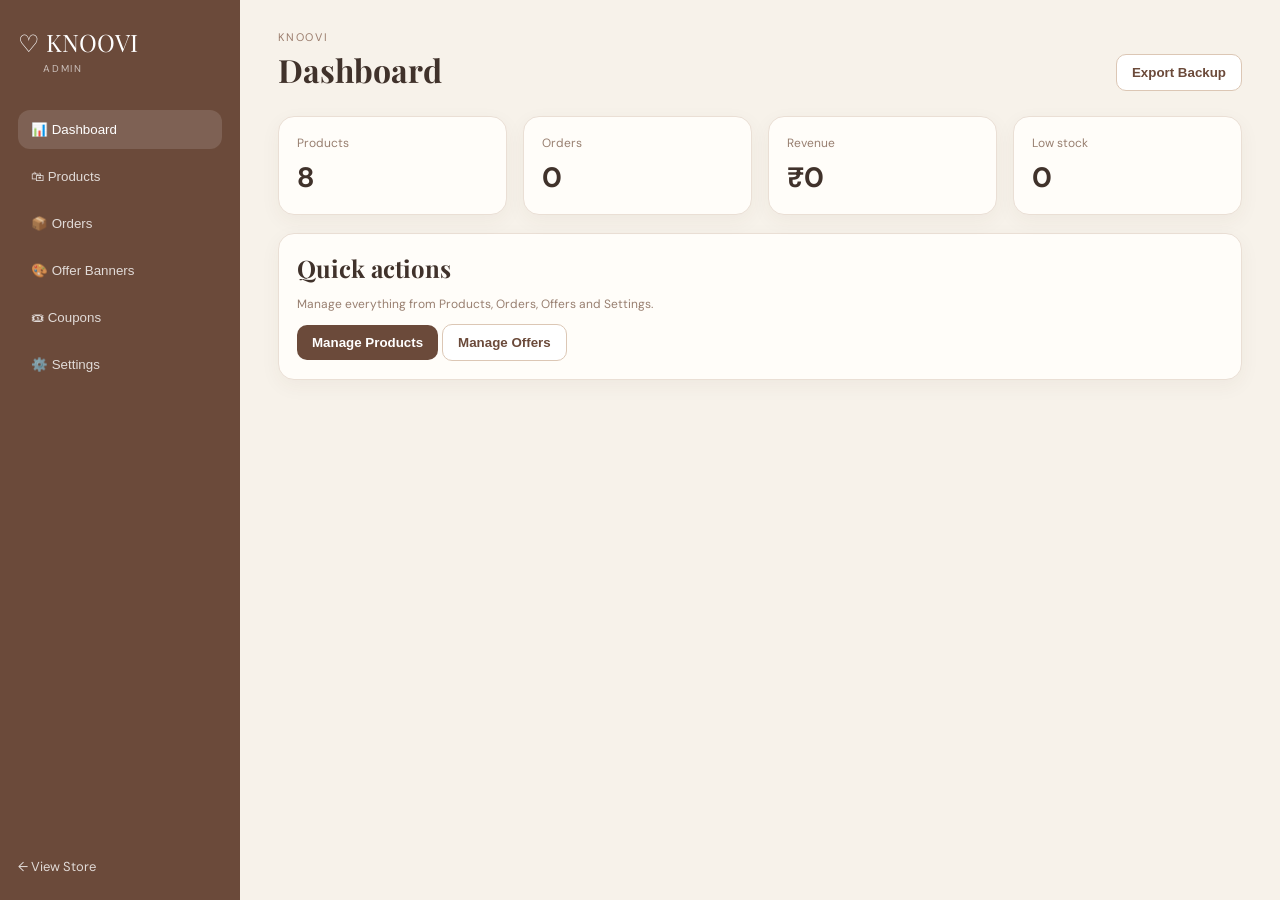
<file: admin/index.html>
<!doctype html>
<html lang="en">
<head>
<meta charset="utf-8">
<meta name="viewport" content="width=device-width,initial-scale=1">
<title>KNOOVI Admin</title>
<link rel="preconnect" href="https://fonts.googleapis.com">
<link href="https://fonts.googleapis.com/css2?family=DM+Sans:wght@400;500;600;700&family=Playfair+Display:wght@500;600&display=swap" rel="stylesheet">
<link rel="stylesheet" href="admin.css">
</head>
<body>
<div class="layout">
  <aside>
    <div class="brand"><span>♡</span> KNOOVI <small>ADMIN</small></div>
    <nav>
      <button class="nav active" data-view="dashboard">📊 Dashboard</button>
      <button class="nav" data-view="products">🛍 Products</button>
      <button class="nav" data-view="orders">📦 Orders</button>
      <button class="nav" data-view="banners">🎨 Offer Banners</button>
      <button class="nav" data-view="coupons">🎟 Coupons</button>
      <button class="nav" data-view="settings">⚙️ Settings</button>
    </nav>
    <a class="site-link" href="../index.html">← View Store</a>
  </aside>
  <main>
    <header><div><p class="eyebrow">KNOOVI</p><h1 id="pageTitle">Dashboard</h1></div><button class="ghost" onclick="exportData()">Export Backup</button></header>
    <section id="dashboard" class="view active"></section>
    <section id="products" class="view"></section>
    <section id="orders" class="view"></section>
    <section id="banners" class="view"></section>
    <section id="coupons" class="view"></section>
    <section id="settings" class="view"></section>
  </main>
</div>

<div id="modal" class="modal hidden"><div class="modal-card"><button class="x" onclick="closeModal()">×</button><div id="modalBody"></div></div></div>
<script src="admin.js"></script>
</body>
</html>
</file>
<file: admin/admin.css>
:root{--blush:#E8B8BC;--sage:#AAB59B;--cream:#F7F2EA;--beige:#DCC7B5;--cocoa:#6B4A3A;--white:#fffdf9;--ink:#40322b}
*{box-sizing:border-box}body{margin:0;background:var(--cream);color:var(--ink);font-family:"DM Sans",sans-serif}.layout{display:flex;min-height:100vh}aside{width:240px;background:var(--cocoa);color:white;padding:26px 18px;position:fixed;inset:0 auto 0 0}.brand{font-family:"Playfair Display",serif;font-size:24px;margin-bottom:35px}.brand small{display:block;font:10px "DM Sans";letter-spacing:.18em;opacity:.65;margin:4px 0 0 25px}nav{display:grid;gap:8px}.nav{border:0;background:transparent;color:white;text-align:left;padding:12px 13px;border-radius:12px;font:500 14px inherit;cursor:pointer;opacity:.8}.nav:hover,.nav.active{background:rgba(255,255,255,.13);opacity:1}.site-link{position:absolute;bottom:25px;left:18px;color:white;text-decoration:none;font-size:13px;opacity:.8}main{margin-left:240px;width:calc(100% - 240px);padding:30px 38px}header{display:flex;justify-content:space-between;align-items:end;margin-bottom:25px}.eyebrow{font-size:11px;text-transform:uppercase;letter-spacing:.16em;color:#9b7d6d;margin:0 0 4px}h1,h2{font-family:"Playfair Display",serif;margin:0}.view{display:none}.view.active{display:block}.grid{display:grid;grid-template-columns:repeat(4,minmax(0,1fr));gap:16px}.card,.table-wrap{background:var(--white);border:1px solid #eadfd5;border-radius:16px;padding:18px;box-shadow:0 6px 20px rgba(80,50,35,.05)}.metric{font-size:28px;font-weight:700;margin-top:8px}.muted{color:#987f70;font-size:12px}.toolbar{display:flex;justify-content:space-between;gap:10px;align-items:center;margin-bottom:15px}.primary,.ghost,.danger{border:0;border-radius:10px;padding:10px 15px;cursor:pointer;font-weight:600}.primary{background:var(--cocoa);color:white}.ghost{background:white;border:1px solid var(--beige);color:var(--cocoa)}.danger{background:#f4dddd;color:#8d3d3d}table{width:100%;border-collapse:collapse}th,td{text-align:left;padding:13px 10px;border-bottom:1px solid #eee5de;font-size:13px}th{font-size:11px;text-transform:uppercase;letter-spacing:.08em;color:#9b7d6d}.thumb{width:52px;height:52px;border-radius:10px;object-fit:cover;background:var(--cream);vertical-align:middle}.actions{display:flex;gap:7px;justify-content:flex-end}.pill{display:inline-block;padding:5px 9px;border-radius:99px;background:#eee7df;font-size:11px}.form{display:grid;gap:13px}.two{display:grid;grid-template-columns:1fr 1fr;gap:12px}label{font-size:12px;font-weight:600;display:grid;gap:6px}input,textarea,select{width:100%;padding:11px 12px;border:1px solid var(--beige);border-radius:10px;background:white;font:inherit}textarea{min-height:90px;resize:vertical}.check{display:flex;align-items:center;gap:8px;font-weight:500}.check input{width:auto}.modal{position:fixed;inset:0;background:rgba(50,35,25,.4);display:grid;place-items:center;padding:20px}.modal.hidden{display:none}.modal-card{background:var(--cream);width:min(620px,100%);max-height:90vh;overflow:auto;border-radius:20px;padding:25px;position:relative}.x{position:absolute;right:15px;top:12px;border:0;background:none;font-size:25px;cursor:pointer}.banner{padding:16px;border-radius:14px;background:var(--white);border:1px solid #eadfd5;display:flex;justify-content:space-between;align-items:center;margin-bottom:10px}.switch{display:flex;align-items:center;gap:7px;font-size:12px}@media(max-width:800px){aside{width:100%;height:auto;position:relative}.layout{display:block}main{margin:0;width:100%;padding:20px}.site-link{position:static;display:block;margin-top:20px}.grid{grid-template-columns:1fr 1fr}.two{grid-template-columns:1fr}header{align-items:start;gap:10px;flex-wrap:wrap}}
</file>
